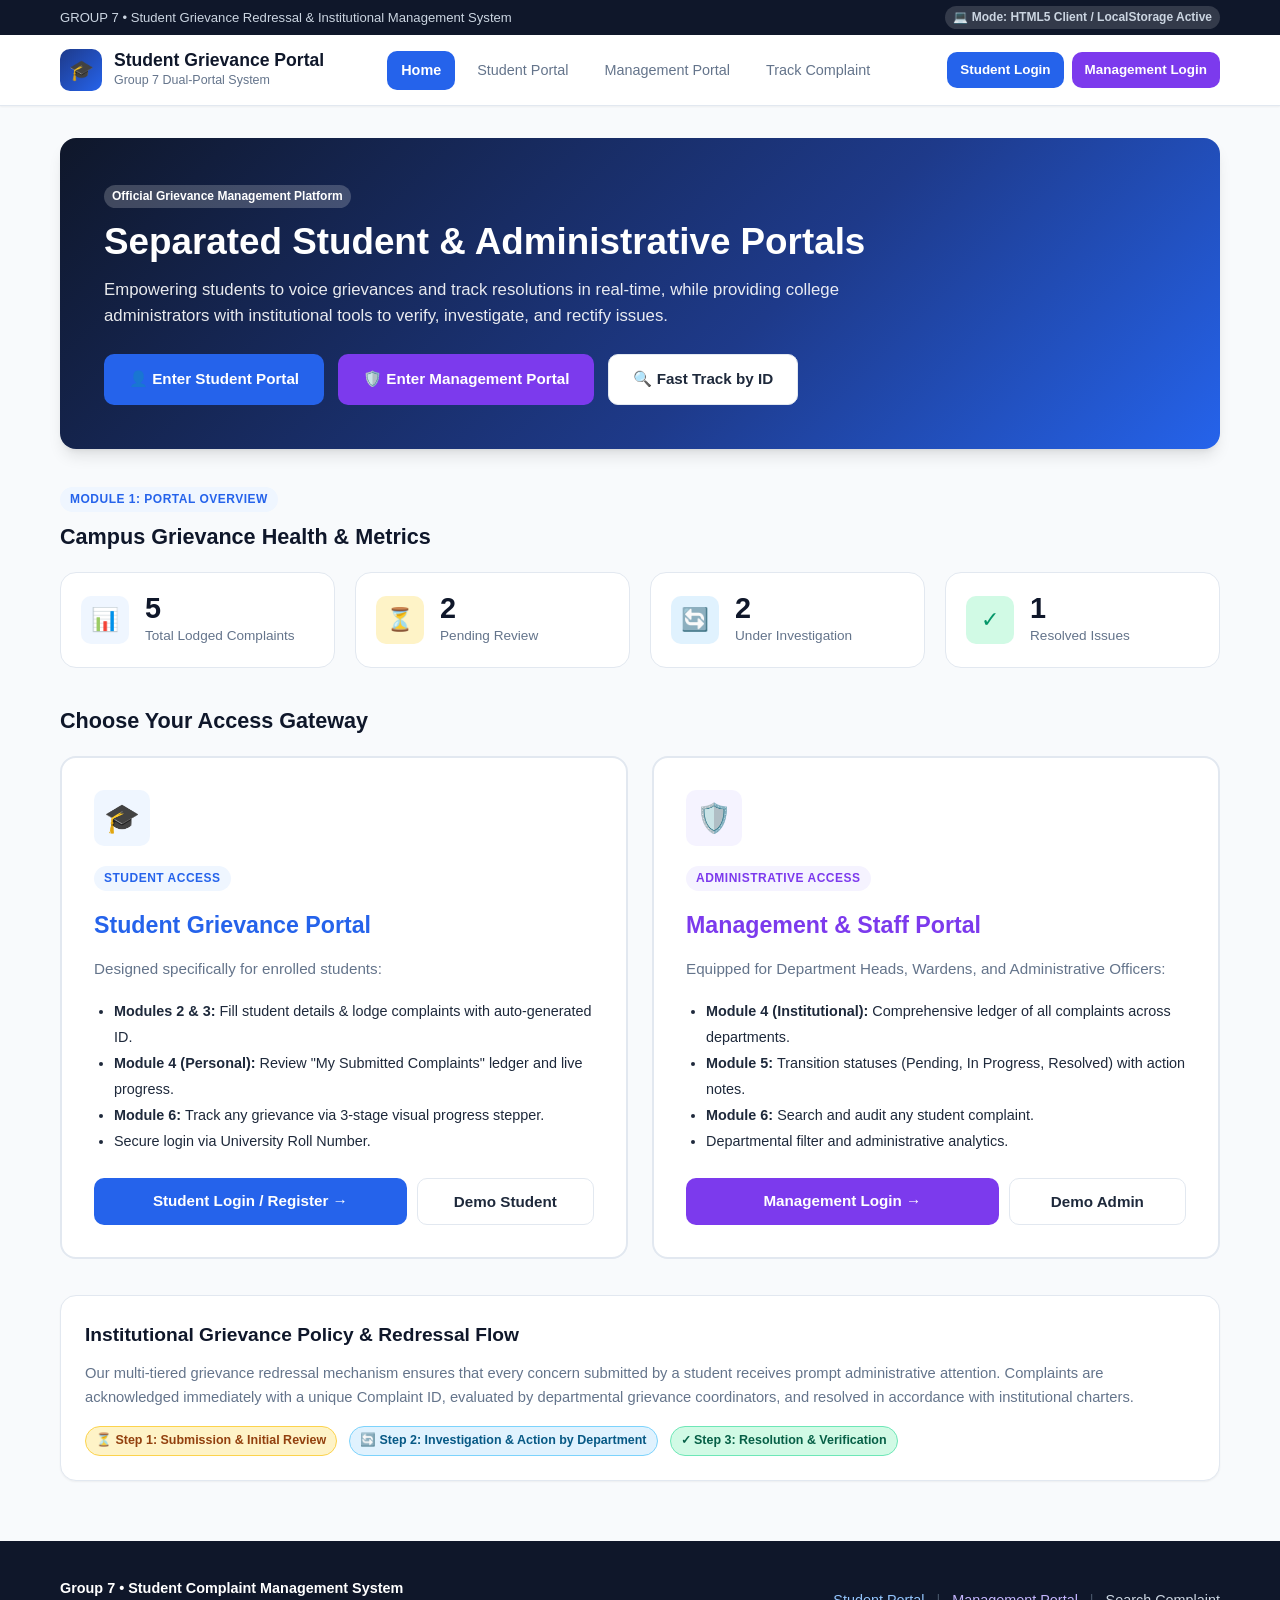
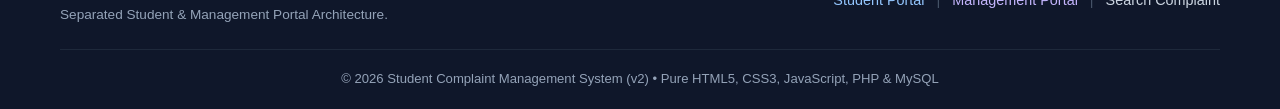
<file: index.html>
<!DOCTYPE html>
<html lang="en">
<head>
  <meta charset="UTF-8">
  <meta name="viewport" content="width=device-width, initial-scale=1.0">
  <title>Student Complaint Management System | Group 7</title>
  <link rel="stylesheet" href="css/style.css">
</head>
<body>

  <!-- Top System Bar -->
  <div class="top-bar">
    <div class="container">
      <div>GROUP 7 &bull; Student Grievance Redressal & Institutional Management System</div>
      <div id="system-status-indicator" class="badge-tag">Connecting...</div>
    </div>
  </div>

  <!-- Header -->
  <header class="site-header">
    <div class="nav-container">
      <a href="index.html" class="brand">
        <div class="brand-icon">🎓</div>
        <div class="brand-text">
          <h1>Student Grievance Portal</h1>
          <p>Group 7 Dual-Portal System</p>
        </div>
      </a>

      <button class="mobile-menu-btn" aria-label="Toggle menu">☰</button>

      <ul class="nav-links">
        <li><a href="index.html" class="nav-link active">Home</a></li>
        <li><a href="student-dashboard.html" class="nav-link">Student Portal</a></li>
        <li><a href="admin-dashboard.html" class="nav-link">Management Portal</a></li>
        <li><a href="student-track.html" class="nav-link">Track Complaint</a></li>
      </ul>

      <!-- User Profile / Login Session Widget -->
      <div id="user-session-widget"></div>
    </div>
  </header>

  <!-- Module 1: Home Page -->
  <main class="main-content">
    <div class="container">

      <!-- Hero Header -->
      <div style="background: linear-gradient(135deg, #0f172a 0%, #1e3a8a 60%, #2563eb 100%); color: #ffffff; border-radius: var(--radius-lg); padding: 44px; margin-bottom: 36px; box-shadow: var(--shadow-lg);">
        <span class="badge-tag" style="background: rgba(255, 255, 255, 0.2); margin-bottom: 12px; display: inline-block;">Official Grievance Management Platform</span>
        <h2 style="font-size: 2.3rem; font-weight: 800; line-height: 1.2; margin-bottom: 12px;">Separated Student & Administrative Portals</h2>
        <p style="font-size: 1.05rem; opacity: 0.9; max-width: 750px; margin-bottom: 24px;">
          Empowering students to voice grievances and track resolutions in real-time, while providing college administrators with institutional tools to verify, investigate, and rectify issues.
        </p>
        <div style="display: flex; gap: 14px; flex-wrap: wrap;">
          <a href="login.html?role=student" class="btn btn-student" style="padding: 12px 24px;">
            👤 Enter Student Portal
          </a>
          <a href="login.html?role=admin" class="btn btn-admin" style="padding: 12px 24px;">
            🛡️ Enter Management Portal
          </a>
          <a href="student-track.html" class="btn btn-secondary" style="padding: 12px 24px;">
            🔍 Fast Track by ID
          </a>
        </div>
      </div>

      <!-- Campus Grievance Metrics (Module 1) -->
      <section style="margin-bottom: 36px;">
        <div style="display: flex; justify-content: space-between; align-items: center; margin-bottom: 18px;">
          <div>
            <span class="portal-badge badge-student-portal">Module 1: Portal Overview</span>
            <h3 style="font-size: 1.35rem; color: var(--primary-navy);">Campus Grievance Health & Metrics</h3>
          </div>
        </div>

        <div class="grid-cols-4">
          <div class="stat-card stat-total">
            <div class="stat-icon">📊</div>
            <div class="stat-info">
              <div class="stat-value" id="home-stat-total">0</div>
              <div class="stat-label">Total Lodged Complaints</div>
            </div>
          </div>

          <div class="stat-card stat-pending">
            <div class="stat-icon">⏳</div>
            <div class="stat-info">
              <div class="stat-value" id="home-stat-pending">0</div>
              <div class="stat-label">Pending Review</div>
            </div>
          </div>

          <div class="stat-card stat-progress">
            <div class="stat-icon">🔄</div>
            <div class="stat-info">
              <div class="stat-value" id="home-stat-progress">0</div>
              <div class="stat-label">Under Investigation</div>
            </div>
          </div>

          <div class="stat-card stat-resolved">
            <div class="stat-icon">✓</div>
            <div class="stat-info">
              <div class="stat-value" id="home-stat-resolved">0</div>
              <div class="stat-label">Resolved Issues</div>
            </div>
          </div>
        </div>
      </section>

      <!-- Two Separated Portals Showcase -->
      <section style="margin-bottom: 36px;">
        <h3 style="font-size: 1.35rem; color: var(--primary-navy); margin-bottom: 18px;">Choose Your Access Gateway</h3>

        <div class="grid-cols-2">

          <!-- Student Portal Card -->
          <div class="portal-card student-card">
            <div>
              <div class="portal-card-icon">🎓</div>
              <span class="portal-badge badge-student-portal">Student Access</span>
              <h3 style="font-size: 1.45rem; color: var(--student-primary); margin: 8px 0 12px 0;">Student Grievance Portal</h3>
              <p style="color: var(--text-muted); font-size: 0.95rem; line-height: 1.6; margin-bottom: 18px;">
                Designed specifically for enrolled students:
              </p>
              <ul style="color: var(--text-main); font-size: 0.9rem; margin-left: 20px; margin-bottom: 24px; line-height: 1.8;">
                <li><strong>Modules 2 & 3:</strong> Fill student details & lodge complaints with auto-generated ID.</li>
                <li><strong>Module 4 (Personal):</strong> Review "My Submitted Complaints" ledger and live progress.</li>
                <li><strong>Module 6:</strong> Track any grievance via 3-stage visual progress stepper.</li>
                <li>Secure login via University Roll Number.</li>
              </ul>
            </div>
            <div style="display: flex; gap: 10px;">
              <a href="login.html?role=student" class="btn btn-student" style="flex: 2;">
                Student Login / Register &rarr;
              </a>
              <button onclick="fillAndGoStudent()" class="btn btn-secondary" style="flex: 1;" title="One-click demo login as Aarav Sharma">
                Demo Student
              </button>
            </div>
          </div>

          <!-- Management Portal Card -->
          <div class="portal-card admin-card">
            <div>
              <div class="portal-card-icon">🛡️</div>
              <span class="portal-badge badge-admin-portal">Administrative Access</span>
              <h3 style="font-size: 1.45rem; color: var(--admin-primary); margin: 8px 0 12px 0;">Management & Staff Portal</h3>
              <p style="color: var(--text-muted); font-size: 0.95rem; line-height: 1.6; margin-bottom: 18px;">
                Equipped for Department Heads, Wardens, and Administrative Officers:
              </p>
              <ul style="color: var(--text-main); font-size: 0.9rem; margin-left: 20px; margin-bottom: 24px; line-height: 1.8;">
                <li><strong>Module 4 (Institutional):</strong> Comprehensive ledger of all complaints across departments.</li>
                <li><strong>Module 5:</strong> Transition statuses (Pending, In Progress, Resolved) with action notes.</li>
                <li><strong>Module 6:</strong> Search and audit any student complaint.</li>
                <li>Departmental filter and administrative analytics.</li>
              </ul>
            </div>
            <div style="display: flex; gap: 10px;">
              <a href="login.html?role=admin" class="btn btn-admin" style="flex: 2;">
                Management Login &rarr;
              </a>
              <button onclick="fillAndGoAdmin()" class="btn btn-secondary" style="flex: 1;" title="One-click demo login as Admin">
                Demo Admin
              </button>
            </div>
          </div>

        </div>
      </section>

      <!-- Grievance Policy Information -->
      <section class="card">
        <h3 style="font-size: 1.2rem; color: var(--primary-navy); margin-bottom: 12px;">Institutional Grievance Policy & Redressal Flow</h3>
        <p style="color: var(--text-muted); font-size: 0.92rem; line-height: 1.6; margin-bottom: 16px;">
          Our multi-tiered grievance redressal mechanism ensures that every concern submitted by a student receives prompt administrative attention. Complaints are acknowledged immediately with a unique Complaint ID, evaluated by departmental grievance coordinators, and resolved in accordance with institutional charters.
        </p>
        <div style="display: flex; gap: 12px; flex-wrap: wrap;">
          <span class="badge badge-pending">⏳ Step 1: Submission & Initial Review</span>
          <span class="badge badge-progress">🔄 Step 2: Investigation & Action by Department</span>
          <span class="badge badge-resolved">✓ Step 3: Resolution & Verification</span>
        </div>
      </section>

    </div>
  </main>

  <!-- Footer -->
  <footer class="site-footer">
    <div class="container">
      <div style="display: flex; justify-content: space-between; align-items: center; flex-wrap: wrap; gap: 16px;">
        <div>
          <h4 style="color: #ffffff; margin-bottom: 4px;">Group 7 &bull; Student Complaint Management System</h4>
          <p style="font-size: 0.85rem;">Separated Student & Management Portal Architecture.</p>
        </div>
        <div style="display: flex; gap: 12px;">
          <a href="login.html?role=student" style="color: #93c5fd; text-decoration: none;">Student Portal</a>
          <span style="color: #475569;">|</span>
          <a href="login.html?role=admin" style="color: #c4b5fd; text-decoration: none;">Management Portal</a>
          <span style="color: #475569;">|</span>
          <a href="student-track.html" style="color: #cbd5e1; text-decoration: none;">Search Complaint</a>
        </div>
      </div>
      <div class="footer-bottom">
        &copy; 2026 Student Complaint Management System (v2) &bull; Pure HTML5, CSS3, JavaScript, PHP & MySQL
      </div>
    </div>
  </footer>

  <script src="js/data.js"></script>
  <script src="js/auth.js"></script>
  <script src="js/main.js"></script>
  <script>
    document.addEventListener('DOMContentLoaded', async () => {
      try {
        const stats = await AppStorage.getStatistics();
        document.getElementById('home-stat-total').innerText = stats.total;
        document.getElementById('home-stat-pending').innerText = stats.pending;
        document.getElementById('home-stat-progress').innerText = stats.in_progress;
        document.getElementById('home-stat-resolved').innerText = stats.resolved;
      } catch (e) {
        console.warn(e);
      }
    });

    async function fillAndGoStudent() {
      try {
        const student = await AppStorage.studentLogin('2026CSE014', 'student123');
        Auth.setSession(student, 'student');
        window.location.href = 'student-dashboard.html';
      } catch (e) {
        window.location.href = 'login.html?role=student';
      }
    }

    async function fillAndGoAdmin() {
      try {
        const admin = await AppStorage.adminLogin('admin', 'admin123');
        Auth.setSession(admin, 'admin');
        window.location.href = 'admin-dashboard.html';
      } catch (e) {
        window.location.href = 'login.html?role=admin';
      }
    }
  </script>
</body>
</html>
</file>
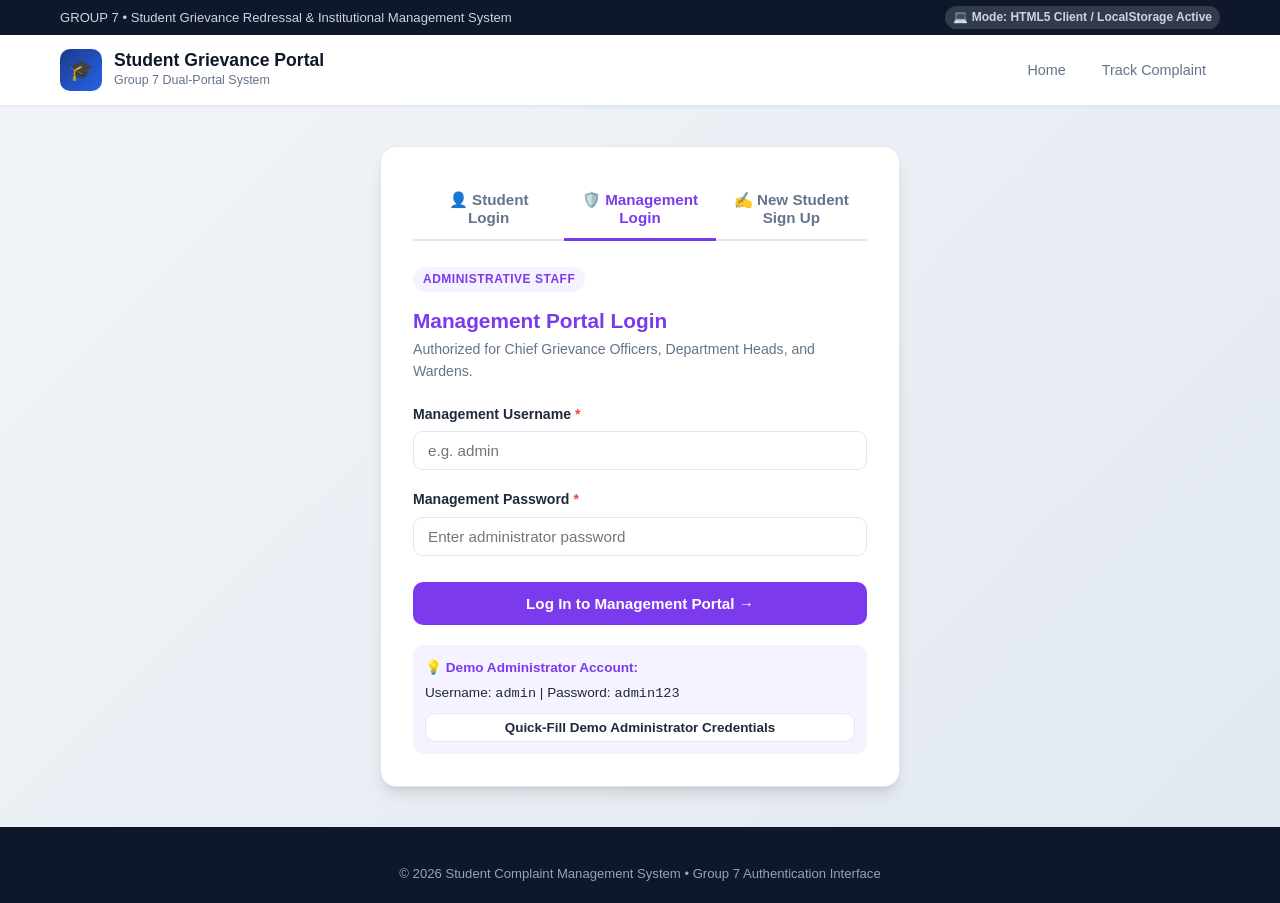
<file: admin-dashboard.html>
<!DOCTYPE html>
<html lang="en">
<head>
  <meta charset="UTF-8">
  <meta name="viewport" content="width=device-width, initial-scale=1.0">
  <title>Management Dashboard | Student Complaint Management System</title>
  <link rel="stylesheet" href="css/style.css">
</head>
<body>

  <!-- Top System Bar -->
  <div class="top-bar" style="background: #1e1b4b;">
    <div class="container">
      <div>GROUP 7 &bull; Institutional Grievance Redressal (Administrative Management Area)</div>
      <div id="system-status-indicator" class="badge-tag">Connecting...</div>
    </div>
  </div>

  <!-- Header -->
  <header class="site-header">
    <div class="nav-container">
      <a href="admin-dashboard.html" class="brand">
        <div class="brand-icon admin-theme">🛡️</div>
        <div class="brand-text">
          <h1>Management Portal</h1>
          <p>Institutional Grievance Governance</p>
        </div>
      </a>

      <button class="mobile-menu-btn" aria-label="Toggle menu">☰</button>

      <ul class="nav-links">
        <li><a href="admin-dashboard.html" class="nav-link admin-active">Dashboard</a></li>
        <li><a href="admin-records.html" class="nav-link">Complaint Records</a></li>
        <li><a href="admin-update.html" class="nav-link">Update Status</a></li>
        <li><a href="admin-search.html" class="nav-link">Search & Audit</a></li>
        <li><a href="index.html" class="nav-link">Main Portal</a></li>
      </ul>

      <div id="user-session-widget"></div>
    </div>
  </header>

  <!-- Admin Main -->
  <main class="main-content">
    <div class="container">

      <!-- Admin Welcome Banner -->
      <div style="background: linear-gradient(135deg, #3b0764 0%, #6b21a8 50%, #7c3aed 100%); color: #ffffff; border-radius: var(--radius-lg); padding: 28px 32px; margin-bottom: 28px; display: flex; justify-content: space-between; align-items: center; flex-wrap: wrap; gap: 16px;">
        <div>
          <span class="portal-badge" style="background: rgba(255,255,255,0.2); color: #ffffff;">Administration Session</span>
          <h2 style="font-size: 1.8rem; margin: 4px 0;">Welcome, <span id="admin-greeting-name">Administrator</span></h2>
          <p id="admin-greeting-role" style="opacity: 0.9; font-size: 0.95rem;">Grievance Officer</p>
        </div>
        <div style="display: flex; gap: 10px;">
          <a href="admin-records.html" class="btn btn-secondary">
            📑 View All Records
          </a>
          <a href="admin-update.html" class="btn btn-secondary">
            ✏️ Update Status
          </a>
        </div>
      </div>

      <!-- Campus Grievance Health Stats -->
      <section style="margin-bottom: 32px;">
        <div style="display: flex; justify-content: space-between; align-items: center; margin-bottom: 16px;">
          <h3 style="font-size: 1.25rem; color: var(--primary-navy);">Campus Grievance Health Metrics</h3>
          <span class="badge badge-category" id="admin-stats-students-pill">Active System Ledger</span>
        </div>

        <div class="grid-cols-4">
          <div class="stat-card stat-total">
            <div class="stat-icon">📊</div>
            <div class="stat-info">
              <div class="stat-value" id="admin-stats-total">0</div>
              <div class="stat-label">Total Complaints</div>
            </div>
          </div>

          <div class="stat-card stat-pending">
            <div class="stat-icon">⏳</div>
            <div class="stat-info">
              <div class="stat-value" id="admin-stats-pending">0</div>
              <div class="stat-label">Pending Action</div>
            </div>
          </div>

          <div class="stat-card stat-progress">
            <div class="stat-icon">🔄</div>
            <div class="stat-info">
              <div class="stat-value" id="admin-stats-progress">0</div>
              <div class="stat-label">Under Investigation</div>
            </div>
          </div>

          <div class="stat-card stat-resolved">
            <div class="stat-icon">✓</div>
            <div class="stat-info">
              <div class="stat-value" id="admin-stats-resolved">0</div>
              <div class="stat-label">Resolved Issues</div>
            </div>
          </div>
        </div>
      </section>

      <!-- Quick Action Cards -->
      <section style="margin-bottom: 32px;">
        <h3 style="font-size: 1.25rem; color: var(--primary-navy); margin-bottom: 16px;">Administrative Workflows</h3>

        <div class="grid-cols-3">
          
          <div class="card" style="display: flex; flex-direction: column; justify-content: space-between;">
            <div>
              <div style="font-size: 1.8rem; margin-bottom: 10px;">📑</div>
              <span class="portal-badge badge-admin-portal">Module 4: Central Register</span>
              <h4 style="font-size: 1.15rem; color: var(--admin-primary); margin: 6px 0 10px 0;">Complaint Records Ledger</h4>
              <p style="color: var(--text-muted); font-size: 0.9rem; line-height: 1.5; margin-bottom: 18px;">
                Review all complaints lodged across campus departments. Filter by status, category, or search student roll numbers.
              </p>
            </div>
            <a href="admin-records.html" class="btn btn-admin">Open Complaint Ledger &rarr;</a>
          </div>

          <div class="card" style="display: flex; flex-direction: column; justify-content: space-between;">
            <div>
              <div style="font-size: 1.8rem; margin-bottom: 10px;">✏️</div>
              <span class="portal-badge badge-admin-portal">Module 5: Resolution Workflow</span>
              <h4 style="font-size: 1.15rem; color: var(--admin-primary); margin: 6px 0 10px 0;">Update Complaint Status</h4>
              <p style="color: var(--text-muted); font-size: 0.9rem; line-height: 1.5; margin-bottom: 18px;">
                Change complaint status to Pending, In Progress, or Resolved, and log official administrative remarks for students.
              </p>
            </div>
            <a href="admin-update.html" class="btn btn-admin">Update Status Tool &rarr;</a>
          </div>

          <div class="card" style="display: flex; flex-direction: column; justify-content: space-between;">
            <div>
              <div style="font-size: 1.8rem; margin-bottom: 10px;">🔍</div>
              <span class="portal-badge badge-admin-portal">Module 6: Institutional Audit</span>
              <h4 style="font-size: 1.15rem; color: var(--admin-primary); margin: 6px 0 10px 0;">Search & Audit Complaints</h4>
              <p style="color: var(--text-muted); font-size: 0.9rem; line-height: 1.5; margin-bottom: 18px;">
                Lookup any grievance by Complaint ID to inspect timeline progress, student contact information, and resolution notes.
              </p>
            </div>
            <a href="admin-search.html" class="btn btn-admin">Search Complaint &rarr;</a>
          </div>

        </div>
      </section>

    </div>
  </main>

  <footer class="site-footer">
    <div class="container">
      <div class="footer-bottom" style="margin-top: 0; padding-top: 0; border: none;">
        &copy; 2026 Student Complaint Management System &bull; Management Portal &bull; Group 7 Project Submission
      </div>
    </div>
  </footer>

  <script src="js/data.js"></script>
  <script src="js/auth.js"></script>
  <script src="js/main.js"></script>
  <script src="js/admin.js"></script>
</body>
</html>
</file>
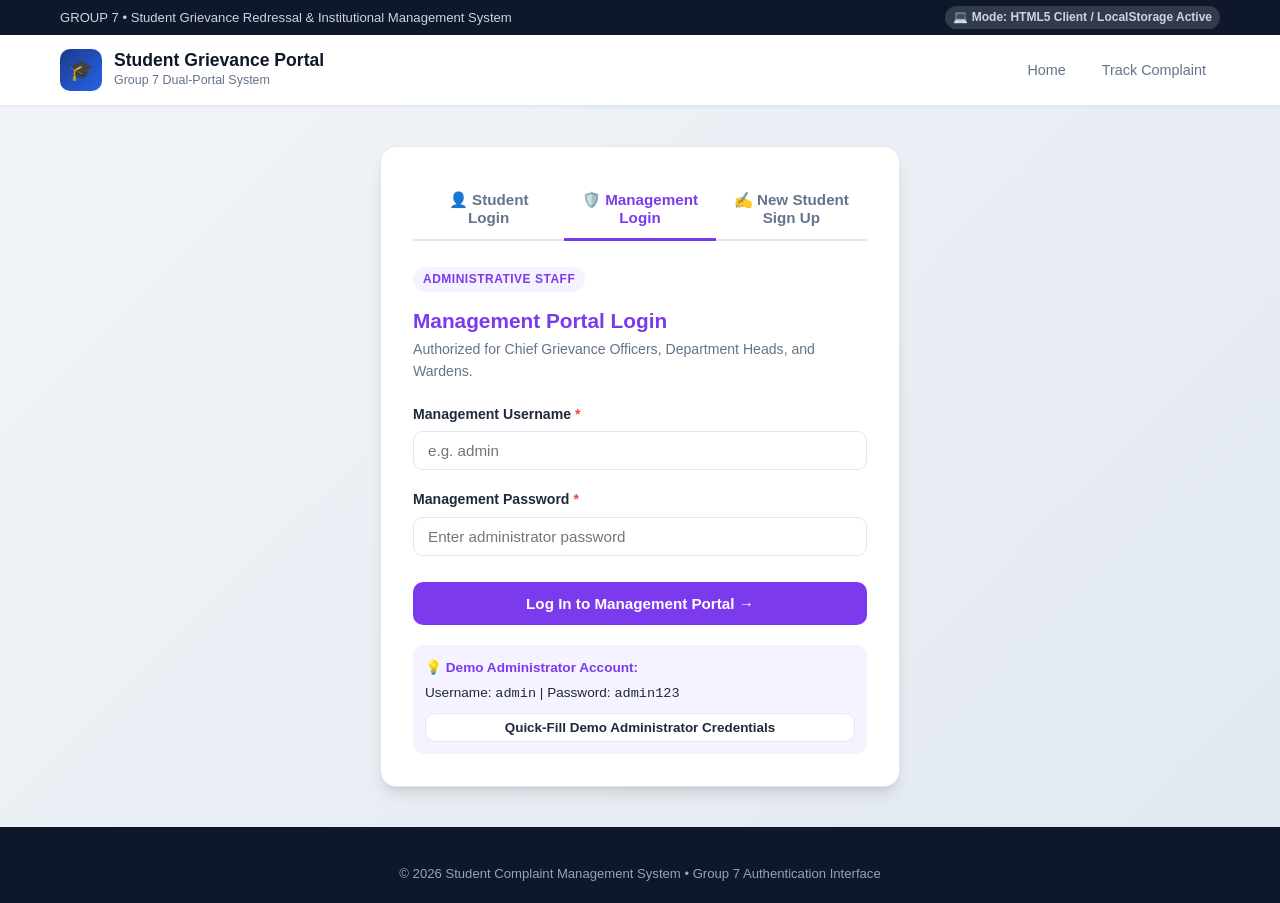
<file: admin-records.html>
<!DOCTYPE html>
<html lang="en">
<head>
  <meta charset="UTF-8">
  <meta name="viewport" content="width=device-width, initial-scale=1.0">
  <title>All Complaint Records | Management Portal</title>
  <link rel="stylesheet" href="css/style.css">
</head>
<body>

  <!-- Top System Bar -->
  <div class="top-bar" style="background: #1e1b4b;">
    <div class="container">
      <div>GROUP 7 &bull; Institutional Grievance Redressal (Administrative Management Area)</div>
      <div id="system-status-indicator" class="badge-tag">Connecting...</div>
    </div>
  </div>

  <!-- Header -->
  <header class="site-header">
    <div class="nav-container">
      <a href="admin-dashboard.html" class="brand">
        <div class="brand-icon admin-theme">🛡️</div>
        <div class="brand-text">
          <h1>Management Portal</h1>
          <p>Institutional Grievance Governance</p>
        </div>
      </a>

      <button class="mobile-menu-btn" aria-label="Toggle menu">☰</button>

      <ul class="nav-links">
        <li><a href="admin-dashboard.html" class="nav-link">Dashboard</a></li>
        <li><a href="admin-records.html" class="nav-link admin-active">Complaint Records</a></li>
        <li><a href="admin-update.html" class="nav-link">Update Status</a></li>
        <li><a href="admin-search.html" class="nav-link">Search & Audit</a></li>
        <li><a href="index.html" class="nav-link">Main Portal</a></li>
      </ul>

      <div id="user-session-widget"></div>
    </div>
  </header>

  <!-- Records Main (Module 4) -->
  <main class="main-content">
    <div class="container">

      <div class="page-header" style="display: flex; justify-content: space-between; align-items: flex-end; flex-wrap: wrap; gap: 16px;">
        <div>
          <span class="portal-badge badge-admin-portal">Module 4 &bull; Administrative Ledger</span>
          <h2>Central Complaint Ledger</h2>
          <p>Complete campus-wide record of student grievances, department allocations, and current status lifecycles.</p>
        </div>
        <div style="display: flex; gap: 10px;">
          <a href="admin-update.html" class="btn btn-admin btn-sm">✏️ Status Workflow Tool</a>
        </div>
      </div>

      <!-- Controls: Filters & Search -->
      <div class="card" style="padding: 16px 20px; margin-bottom: 24px;">
        <div style="display: flex; justify-content: space-between; align-items: center; gap: 16px; flex-wrap: wrap;">
          
          <div style="min-width: 280px; flex: 1;">
            <input type="text" id="admin-search-input" class="form-control" placeholder="Search by ID, student name, roll number, or keywords...">
          </div>

          <div style="display: flex; gap: 12px; align-items: center; flex-wrap: wrap;">
            <label for="admin-filter-status" style="font-size: 0.85rem; font-weight: 600; color: var(--text-muted);">Status:</label>
            <select id="admin-filter-status" class="form-control" style="width: auto; padding: 8px 12px;">
              <option value="All">All Statuses</option>
              <option value="Pending">Pending</option>
              <option value="In Progress">In Progress</option>
              <option value="Resolved">Resolved</option>
            </select>

            <label for="admin-filter-category" style="font-size: 0.85rem; font-weight: 600; color: var(--text-muted); margin-left: 6px;">Category:</label>
            <select id="admin-filter-category" class="form-control" style="width: auto; padding: 8px 12px;">
              <option value="All">All Categories</option>
              <option value="Academic">Academic</option>
              <option value="Infrastructure & Lab">Infrastructure & Lab</option>
              <option value="Hostel & Mess">Hostel & Mess</option>
              <option value="Library">Library</option>
              <option value="Transportation">Transportation</option>
              <option value="Administration & Fees">Administration & Fees</option>
              <option value="Other">Other</option>
            </select>

            <span id="admin-records-count" class="badge badge-category" style="font-weight: 700; margin-left: 6px;">Loading...</span>
          </div>

        </div>
      </div>

      <!-- Module 4 All Complaints Table -->
      <div class="table-responsive">
        <table class="complaints-table">
          <thead>
            <tr>
              <th>Complaint ID</th>
              <th>Student Particulars (Name, Roll, Program, Email)</th>
              <th>Subject & Description</th>
              <th>Category</th>
              <th>Status</th>
              <th>Date Lodged</th>
              <th>Actions</th>
            </tr>
          </thead>
          <tbody id="admin-records-tbody">
            <!-- Dynamically populated via js/admin.js -->
          </tbody>
        </table>
      </div>

    </div>
  </main>

  <!-- Module 5: Quick Status Update Modal for Administrators -->
  <div id="admin-update-modal" class="modal-overlay">
    <div class="modal-box">
      <div class="modal-header" style="background: var(--admin-light);">
        <h3 style="color: var(--admin-primary);">Update Complaint Status (Module 5)</h3>
        <button class="modal-close" onclick="closeAdminUpdateModal()">&times;</button>
      </div>
      <form id="admin-quick-update-form">
        <div class="modal-body">
          <input type="hidden" id="modal-update-id">

          <div style="margin-bottom: 16px;">
            <div style="font-size: 0.78rem; text-transform: uppercase; color: var(--text-muted); font-weight: 600;">Modifying Record:</div>
            <div id="modal-update-id-label" style="font-size: 1.3rem; font-weight: 800; color: var(--admin-primary); font-family: monospace;">CMP-XXXX</div>
          </div>

          <div class="form-group">
            <label for="modal-update-status">New Resolution Status <span class="required">*</span></label>
            <select id="modal-update-status" class="form-control admin-focus" required>
              <option value="Pending">⏳ Pending (Under Initial Verification)</option>
              <option value="In Progress">🔄 In Progress (Department Action Underway)</option>
              <option value="Resolved">✓ Resolved (Rectified & Closed)</option>
            </select>
          </div>

          <div class="form-group">
            <label for="modal-update-remarks">Official Action Remarks / Notes for Student</label>
            <textarea id="modal-update-remarks" class="form-control admin-focus" rows="3" placeholder="e.g. Work order issued to IT department; replacement hardware arrived."></textarea>
            <div class="form-hint">These remarks will be displayed in the student's status tracking view.</div>
          </div>
        </div>

        <div class="modal-footer">
          <button type="button" class="btn btn-secondary" onclick="closeAdminUpdateModal()">Cancel</button>
          <button type="submit" id="modal-update-save-btn" class="btn btn-admin">Save Status Update</button>
        </div>
      </form>
    </div>
  </div>

  <footer class="site-footer">
    <div class="container">
      <div class="footer-bottom" style="margin-top: 0; padding-top: 0; border: none;">
        &copy; 2026 Student Complaint Management System &bull; Module 4 Central Ledger &bull; Group 7 Project Submission
      </div>
    </div>
  </footer>

  <script src="js/data.js"></script>
  <script src="js/auth.js"></script>
  <script src="js/main.js"></script>
  <script src="js/admin.js"></script>
</body>
</html>
</file>
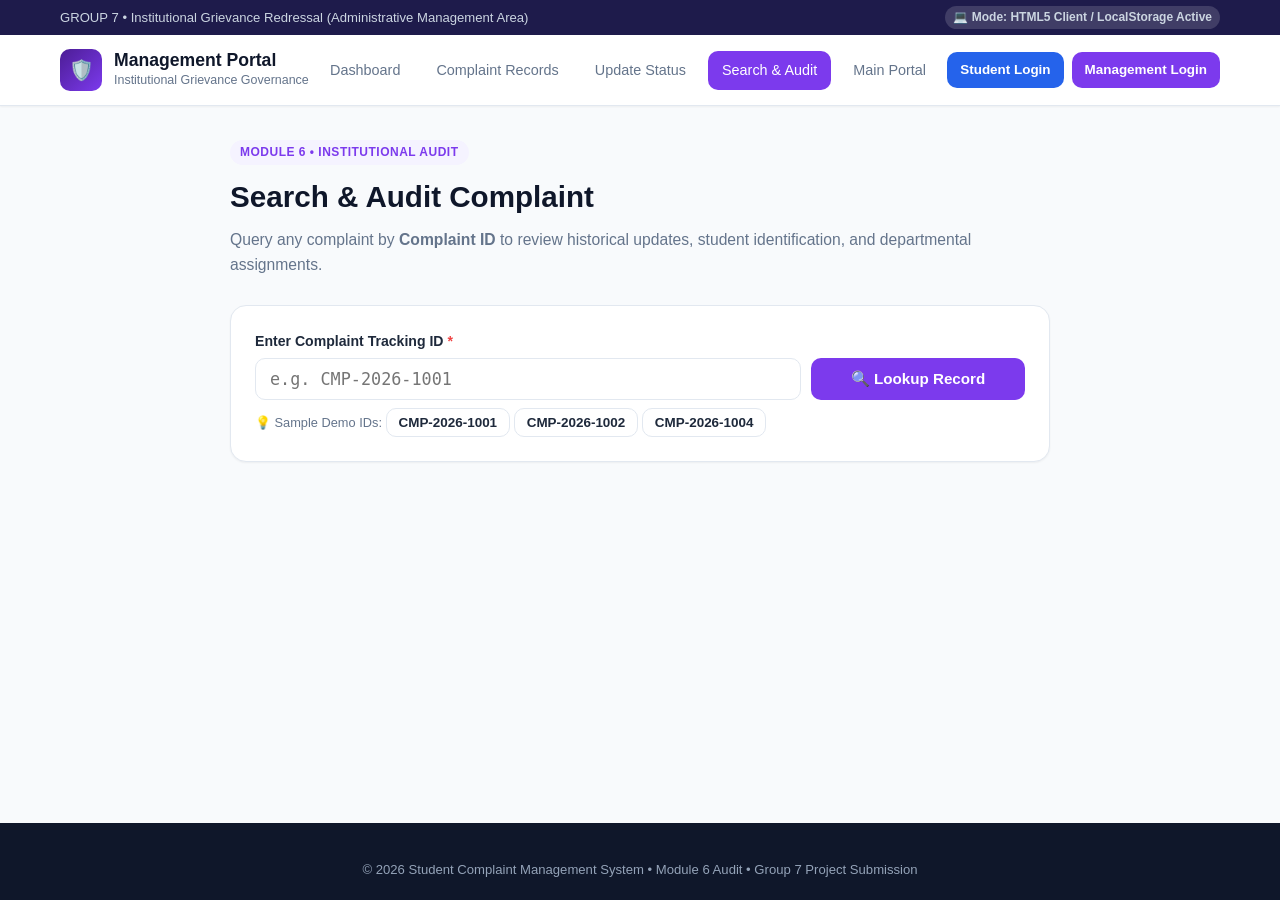
<file: admin-search.html>
<!DOCTYPE html>
<html lang="en">
<head>
  <meta charset="UTF-8">
  <meta name="viewport" content="width=device-width, initial-scale=1.0">
  <title>Search & Audit Complaints | Management Portal</title>
  <link rel="stylesheet" href="css/style.css">
</head>
<body>

  <!-- Top System Bar -->
  <div class="top-bar" style="background: #1e1b4b;">
    <div class="container">
      <div>GROUP 7 &bull; Institutional Grievance Redressal (Administrative Management Area)</div>
      <div id="system-status-indicator" class="badge-tag">Connecting...</div>
    </div>
  </div>

  <!-- Header -->
  <header class="site-header">
    <div class="nav-container">
      <a href="admin-dashboard.html" class="brand">
        <div class="brand-icon admin-theme">🛡️</div>
        <div class="brand-text">
          <h1>Management Portal</h1>
          <p>Institutional Grievance Governance</p>
        </div>
      </a>

      <button class="mobile-menu-btn" aria-label="Toggle menu">☰</button>

      <ul class="nav-links">
        <li><a href="admin-dashboard.html" class="nav-link">Dashboard</a></li>
        <li><a href="admin-records.html" class="nav-link">Complaint Records</a></li>
        <li><a href="admin-update.html" class="nav-link">Update Status</a></li>
        <li><a href="admin-search.html" class="nav-link admin-active">Search & Audit</a></li>
        <li><a href="index.html" class="nav-link">Main Portal</a></li>
      </ul>

      <div id="user-session-widget"></div>
    </div>
  </header>

  <!-- Search Main (Module 6) -->
  <main class="main-content">
    <div class="container" style="max-width: 860px;">

      <div class="page-header">
        <span class="portal-badge badge-admin-portal">Module 6 &bull; Institutional Audit</span>
        <h2>Search & Audit Complaint</h2>
        <p>Query any complaint by <strong>Complaint ID</strong> to review historical updates, student identification, and departmental assignments.</p>
      </div>

      <!-- Search Box Card -->
      <div class="card" style="margin-bottom: 24px;">
        <form id="search-complaint-form">
          <div class="form-group" style="margin-bottom: 8px;">
            <label for="search_complaint_id_input">Enter Complaint Tracking ID <span class="required">*</span></label>
            <div style="display: flex; gap: 10px; flex-wrap: wrap;">
              <input type="text" id="search_complaint_id_input" class="form-control admin-focus" style="flex: 3; font-family: monospace; font-size: 1.05rem;" placeholder="e.g. CMP-2026-1001" required>
              <button type="submit" id="search-submit-btn" class="btn btn-admin" style="flex: 1; min-width: 170px;">
                🔍 Lookup Record
              </button>
            </div>
          </div>
          <div class="form-hint">
            💡 Sample Demo IDs: 
            <button type="button" class="btn btn-secondary btn-sm" onclick="quickFillAdmin('CMP-2026-1001')">CMP-2026-1001</button>
            <button type="button" class="btn btn-secondary btn-sm" onclick="quickFillAdmin('CMP-2026-1002')">CMP-2026-1002</button>
            <button type="button" class="btn btn-secondary btn-sm" onclick="quickFillAdmin('CMP-2026-1004')">CMP-2026-1004</button>
          </div>
        </form>
      </div>

      <!-- Not Found Card -->
      <div id="search-not-found-box" class="card" style="display: none; border-left: 5px solid var(--danger); text-align: center; padding: 36px 20px;">
        <div style="font-size: 2.2rem; margin-bottom: 8px;">🔎</div>
        <h3 style="color: var(--danger); margin-bottom: 6px;">Complaint Not Found</h3>
        <p style="color: var(--text-muted); font-size: 0.95rem;">
          No grievance record matches ID <strong id="not-found-id-label"></strong>.
        </p>
        <p style="color: var(--text-light); font-size: 0.85rem; margin-top: 8px;">
          Check the <a href="admin-records.html" style="color: var(--admin-primary); font-weight: 600;">All Records ledger</a> for the full list of campus submissions.
        </p>
      </div>

      <!-- Search Result Display Card -->
      <div id="search-result-display" class="card" style="display: none;">

        <div style="display: flex; justify-content: space-between; align-items: center; border-bottom: 1px solid var(--border-color); padding-bottom: 16px; margin-bottom: 24px; flex-wrap: wrap; gap: 10px;">
          <div>
            <div style="font-size: 0.78rem; text-transform: uppercase; color: var(--text-muted); font-weight: 600;">Grievance Audit Record</div>
            <h3 id="sr-id" style="font-size: 1.6rem; font-family: monospace; color: var(--primary-navy); font-weight: 800;">CMP-XXXX</h3>
          </div>
          <div id="sr-status-badge"></div>
        </div>

        <!-- Progress Stepper -->
        <div style="margin-bottom: 28px;">
          <h4 style="font-size: 0.85rem; color: var(--text-muted); text-transform: uppercase; letter-spacing: 0.5px; margin-bottom: 12px;">Resolution Status Stepper</h4>
          <div class="status-tracker">
            <div class="tracker-progress-line" id="tracker-line" style="width: 0%; background: var(--admin-primary);"></div>
            
            <div class="tracker-step" id="step-1">
              <div class="tracker-bubble">1</div>
              <div class="tracker-label">Submitted &bull; Pending</div>
            </div>

            <div class="tracker-step" id="step-2">
              <div class="tracker-bubble">2</div>
              <div class="tracker-label">Assigned &bull; In Progress</div>
            </div>

            <div class="tracker-step" id="step-3">
              <div class="tracker-bubble">3</div>
              <div class="tracker-label">Resolved & Rectified</div>
            </div>
          </div>
        </div>

        <!-- Student Info -->
        <div style="display: flex; align-items: center; gap: 8px; font-size: 1.1rem; font-weight: 700; color: var(--admin-primary); margin-bottom: 14px; border-bottom: 1px solid var(--border-color); padding-bottom: 6px;">
          <span>👤</span>
          <span>Complainant Student Details</span>
        </div>

        <div style="display: grid; grid-template-columns: repeat(auto-fit, minmax(180px, 1fr)); gap: 14px; background: var(--bg-alt); padding: 14px; border-radius: var(--radius-md); margin-bottom: 20px;">
          <div>
            <div style="font-size: 0.75rem; text-transform: uppercase; color: var(--text-muted); font-weight: 600;">Name</div>
            <div id="sr-student-name" style="font-weight: 600;">-</div>
          </div>
          <div>
            <div style="font-size: 0.75rem; text-transform: uppercase; color: var(--text-muted); font-weight: 600;">Roll Number</div>
            <div id="sr-roll-no" style="font-weight: 600;">-</div>
          </div>
          <div>
            <div style="font-size: 0.75rem; text-transform: uppercase; color: var(--text-muted); font-weight: 600;">Course</div>
            <div id="sr-course" style="font-weight: 600;">-</div>
          </div>
          <div>
            <div style="font-size: 0.75rem; text-transform: uppercase; color: var(--text-muted); font-weight: 600;">Email</div>
            <div id="sr-email" style="font-weight: 600;">-</div>
          </div>
        </div>

        <!-- Complaint Info -->
        <div style="display: flex; align-items: center; gap: 8px; font-size: 1.1rem; font-weight: 700; color: var(--admin-primary); margin-bottom: 14px; border-bottom: 1px solid var(--border-color); padding-bottom: 6px;">
          <span>📋</span>
          <span>Complaint Facts</span>
        </div>

        <div style="display: grid; grid-template-columns: repeat(auto-fit, minmax(180px, 1fr)); gap: 14px; background: var(--bg-alt); padding: 14px; border-radius: var(--radius-md); margin-bottom: 16px;">
          <div style="grid-column: 1 / -1;">
            <div style="font-size: 0.75rem; text-transform: uppercase; color: var(--text-muted); font-weight: 600;">Subject</div>
            <div id="sr-subject" style="font-weight: 700; font-size: 1.05rem; color: var(--primary-navy);">-</div>
          </div>
          <div>
            <div style="font-size: 0.75rem; text-transform: uppercase; color: var(--text-muted); font-weight: 600;">Category</div>
            <div id="sr-category" style="font-weight: 600;">-</div>
          </div>
          <div>
            <div style="font-size: 0.75rem; text-transform: uppercase; color: var(--text-muted); font-weight: 600;">Date Lodged</div>
            <div id="sr-created" style="font-weight: 600;">-</div>
          </div>
          <div>
            <div style="font-size: 0.75rem; text-transform: uppercase; color: var(--text-muted); font-weight: 600;">Last Status Update</div>
            <div id="sr-updated" style="font-weight: 600;">-</div>
          </div>
        </div>

        <div>
          <div style="font-size: 0.75rem; text-transform: uppercase; color: var(--text-muted); font-weight: 700; margin-bottom: 4px;">Full Description:</div>
          <div id="sr-description" style="background: var(--bg-alt); padding: 14px; border-radius: var(--radius-md); font-size: 0.92rem; white-space: pre-wrap; line-height: 1.6;"></div>
        </div>

        <!-- Remarks -->
        <div id="sr-remarks-container" style="display: none; margin-top: 18px; padding: 16px; border-left: 4px solid var(--admin-primary); background: var(--admin-light); border-radius: 0 var(--radius-md) var(--radius-md) 0;">
          <div style="font-size: 0.85rem; font-weight: 700; color: var(--admin-primary); margin-bottom: 4px;">Official Administration Action Log:</div>
          <div id="sr-remarks-text" style="font-size: 0.92rem; color: var(--text-main);"></div>
        </div>

        <!-- Action Row -->
        <div style="margin-top: 24px; padding-top: 16px; border-top: 1px solid var(--border-color); display: flex; gap: 12px; flex-wrap: wrap;">
          <a id="sr-admin-update-link" href="admin-update.html" class="btn btn-admin">
            ✏️ Update Status for this Complaint
          </a>
          <button type="button" class="btn btn-secondary" onclick="printReceipt()">
            🖨️ Print Audit Sheet
          </button>
          <a href="admin-records.html" class="btn btn-secondary">
            Back to All Records
          </a>
        </div>

      </div>

    </div>
  </main>

  <footer class="site-footer">
    <div class="container">
      <div class="footer-bottom" style="margin-top: 0; padding-top: 0; border: none;">
        &copy; 2026 Student Complaint Management System &bull; Module 6 Audit &bull; Group 7 Project Submission
      </div>
    </div>
  </footer>

  <script src="js/data.js"></script>
  <script src="js/auth.js"></script>
  <script src="js/main.js"></script>
  <script src="js/search.js"></script>
  <script>
    function quickFillAdmin(id) {
      document.getElementById('search_complaint_id_input').value = id;
      executeComplaintSearch(id);
    }
  </script>
</body>
</html>
</file>
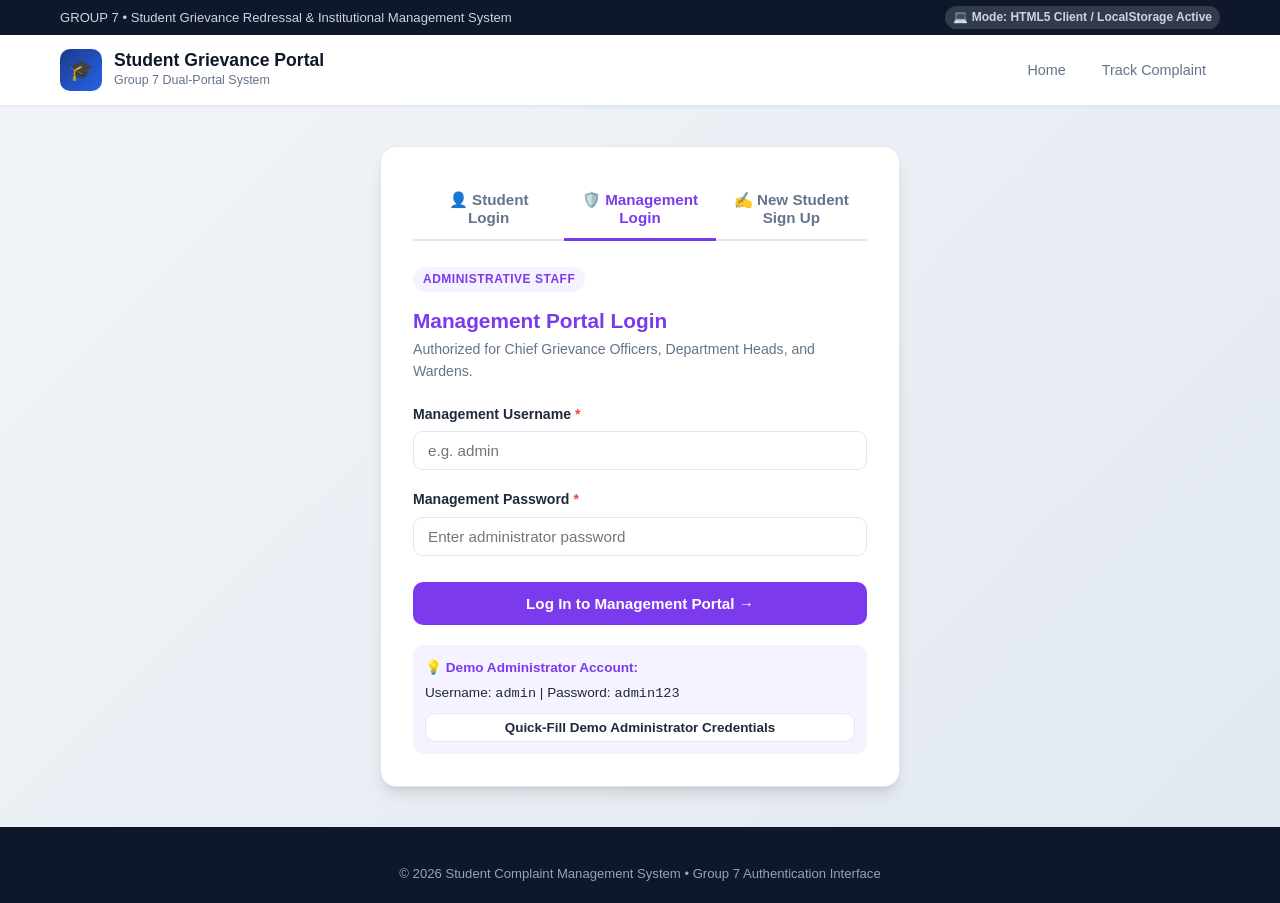
<file: admin-update.html>
<!DOCTYPE html>
<html lang="en">
<head>
  <meta charset="UTF-8">
  <meta name="viewport" content="width=device-width, initial-scale=1.0">
  <title>Update Complaint Status | Management Portal</title>
  <link rel="stylesheet" href="css/style.css">
</head>
<body>

  <!-- Top System Bar -->
  <div class="top-bar" style="background: #1e1b4b;">
    <div class="container">
      <div>GROUP 7 &bull; Institutional Grievance Redressal (Administrative Management Area)</div>
      <div id="system-status-indicator" class="badge-tag">Connecting...</div>
    </div>
  </div>

  <!-- Header -->
  <header class="site-header">
    <div class="nav-container">
      <a href="admin-dashboard.html" class="brand">
        <div class="brand-icon admin-theme">🛡️</div>
        <div class="brand-text">
          <h1>Management Portal</h1>
          <p>Institutional Grievance Governance</p>
        </div>
      </a>

      <button class="mobile-menu-btn" aria-label="Toggle menu">☰</button>

      <ul class="nav-links">
        <li><a href="admin-dashboard.html" class="nav-link">Dashboard</a></li>
        <li><a href="admin-records.html" class="nav-link">Complaint Records</a></li>
        <li><a href="admin-update.html" class="nav-link admin-active">Update Status</a></li>
        <li><a href="admin-search.html" class="nav-link">Search & Audit</a></li>
        <li><a href="index.html" class="nav-link">Main Portal</a></li>
      </ul>

      <div id="user-session-widget"></div>
    </div>
  </header>

  <!-- Update Main (Module 5) -->
  <main class="main-content">
    <div class="container" style="max-width: 860px;">

      <div class="page-header">
        <span class="portal-badge badge-admin-portal">Module 5 &bull; Resolution Workflow</span>
        <h2>Update Complaint Status</h2>
        <p>Transition complaints through administrative phases: <strong>Pending</strong> &rarr; <strong>In Progress</strong> &rarr; <strong>Resolved</strong>.</p>
      </div>

      <!-- Complaint Selector Card -->
      <div class="card" style="margin-bottom: 24px;">
        <div class="form-group" style="margin-bottom: 0;">
          <label for="admin-complaint-picker">Select an Existing Complaint from Database:</label>
          <select id="admin-complaint-picker" class="form-control admin-focus">
            <option value="">-- Choose a Complaint to Load --</option>
          </select>
          <div class="form-hint">Loading a complaint will preview its student and category facts below.</div>
        </div>
      </div>

      <!-- Preview Box (Populated on selection) -->
      <div id="admin-update-preview" class="card" style="display: none; margin-bottom: 24px; border-left: 5px solid var(--admin-primary);">
        <div style="display: flex; justify-content: space-between; align-items: center; margin-bottom: 12px; flex-wrap: wrap; gap: 8px;">
          <div>
            <span style="font-size: 0.78rem; text-transform: uppercase; color: var(--text-muted); font-weight: 600;">Selected Complaint:</span>
            <span id="p-id" class="complaint-id-tag" style="background: var(--admin-light); color: var(--admin-primary); font-size: 1.05rem; margin-left: 6px;">CMP-XXXX</span>
          </div>
          <div id="p-status"></div>
        </div>

        <div style="display: grid; grid-template-columns: repeat(auto-fit, minmax(180px, 1fr)); gap: 12px; background: var(--bg-alt); padding: 12px 16px; border-radius: var(--radius-md); margin-bottom: 12px;">
          <div>
            <div style="font-size: 0.75rem; text-transform: uppercase; color: var(--text-muted); font-weight: 600;">Student</div>
            <div id="p-student" style="font-weight: 600;">-</div>
          </div>
          <div>
            <div style="font-size: 0.75rem; text-transform: uppercase; color: var(--text-muted); font-weight: 600;">Course</div>
            <div id="p-course" style="font-weight: 600;">-</div>
          </div>
          <div>
            <div style="font-size: 0.75rem; text-transform: uppercase; color: var(--text-muted); font-weight: 600;">Category</div>
            <div id="p-category" style="font-weight: 600;">-</div>
          </div>
        </div>

        <div>
          <div style="font-size: 0.78rem; text-transform: uppercase; color: var(--text-muted); font-weight: 700;">Subject:</div>
          <div id="p-subject" style="font-weight: 700; color: var(--primary-navy); margin-bottom: 6px;">-</div>
          <div style="font-size: 0.78rem; text-transform: uppercase; color: var(--text-muted); font-weight: 700;">Description:</div>
          <div id="p-desc" style="font-size: 0.9rem; color: var(--text-main); background: var(--bg-alt); padding: 10px 14px; border-radius: var(--radius-sm); margin-top: 4px;">-</div>
        </div>
      </div>

      <!-- Update Status Form -->
      <div class="card">
        <form id="admin-dedicated-update-form">
          <div style="display: flex; align-items: center; gap: 8px; font-size: 1.15rem; font-weight: 700; color: var(--admin-primary); margin-bottom: 18px; border-bottom: 2px solid var(--admin-light); padding-bottom: 8px;">
            <span>✏️</span>
            <span>Module 5: Change Status & Post Official Action Note</span>
          </div>

          <div class="form-group">
            <label for="update-complaint-id-input">Complaint ID <span class="required">*</span></label>
            <input type="text" id="update-complaint-id-input" class="form-control admin-focus" placeholder="e.g. CMP-2026-1001" required>
          </div>

          <div class="form-group">
            <label for="update-status-choice">New Resolution Status <span class="required">*</span></label>
            <select id="update-status-choice" class="form-control admin-focus" required>
              <option value="Pending">⏳ Pending (Awaiting Department Verification)</option>
              <option value="In Progress">🔄 In Progress (Department Assigned / Maintenance Underway)</option>
              <option value="Resolved">✓ Resolved (Issue Rectified & Verified)</option>
            </select>
          </div>

          <div class="form-group">
            <label for="update-remarks-input">Official Action Log & Resolution Remarks</label>
            <textarea id="update-remarks-input" class="form-control admin-focus" rows="4" placeholder="Detail the specific corrective actions taken, personnel assigned, or completion summary..."></textarea>
            <div class="form-hint">These notes will be instantly visible to the student when tracking their complaint status.</div>
          </div>

          <div style="display: flex; gap: 12px; margin-top: 24px;">
            <button type="submit" id="save-dedicated-update-btn" class="btn btn-admin" style="flex: 2; padding: 12px;">
              💾 Save Status Update
            </button>
            <a href="admin-records.html" class="btn btn-secondary" style="flex: 1; padding: 12px;">
              Back to Records
            </a>
          </div>
        </form>
      </div>

    </div>
  </main>

  <footer class="site-footer">
    <div class="container">
      <div class="footer-bottom" style="margin-top: 0; padding-top: 0; border: none;">
        &copy; 2026 Student Complaint Management System &bull; Module 5 Status Management &bull; Group 7 Project Submission
      </div>
    </div>
  </footer>

  <script src="js/data.js"></script>
  <script src="js/auth.js"></script>
  <script src="js/main.js"></script>
  <script src="js/admin.js"></script>
</body>
</html>
</file>
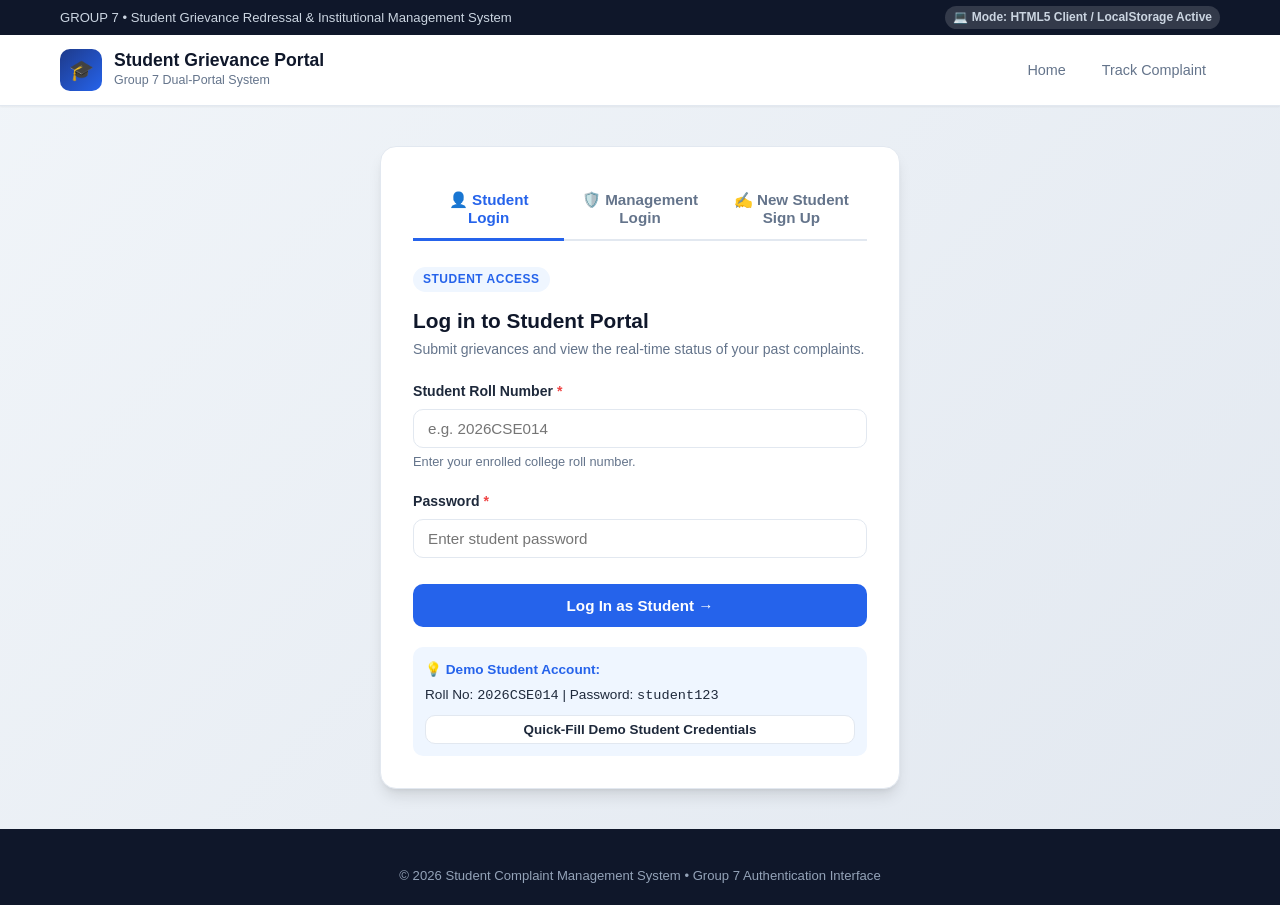
<file: login.html>
<!DOCTYPE html>
<html lang="en">
<head>
  <meta charset="UTF-8">
  <meta name="viewport" content="width=device-width, initial-scale=1.0">
  <title>Portal Access & Login | Student Complaint Management System</title>
  <link rel="stylesheet" href="css/style.css">
</head>
<body style="background: linear-gradient(135deg, #f1f5f9 0%, #e2e8f0 100%);">

  <!-- Top System Bar -->
  <div class="top-bar">
    <div class="container">
      <div>GROUP 7 &bull; Student Grievance Redressal & Institutional Management System</div>
      <div id="system-status-indicator" class="badge-tag">Connecting...</div>
    </div>
  </div>

  <!-- Header -->
  <header class="site-header">
    <div class="nav-container">
      <a href="index.html" class="brand">
        <div class="brand-icon">🎓</div>
        <div class="brand-text">
          <h1>Student Grievance Portal</h1>
          <p>Group 7 Dual-Portal System</p>
        </div>
      </a>

      <ul class="nav-links">
        <li><a href="index.html" class="nav-link">Home</a></li>
        <li><a href="student-track.html" class="nav-link">Track Complaint</a></li>
      </ul>
    </div>
  </header>

  <!-- Login Main -->
  <main class="main-content" style="display: flex; align-items: center; justify-content: center; padding: 40px 20px;">
    <div class="card" style="width: 100%; max-width: 520px; box-shadow: var(--shadow-lg); border-radius: var(--radius-lg); padding: 32px;">

      <!-- Tab Navigation -->
      <div class="tab-nav">
        <button id="tab-student" class="tab-btn active student-tab">
          👤 Student Login
        </button>
        <button id="tab-admin" class="tab-btn admin-tab">
          🛡️ Management Login
        </button>
        <button id="tab-register" class="tab-btn student-tab">
          ✍️ New Student Sign Up
        </button>
      </div>

      <!-- 1. Student Login Section -->
      <div id="student-login-section">
        <div style="margin-bottom: 20px;">
          <span class="portal-badge badge-student-portal">Student Access</span>
          <h3 style="font-size: 1.3rem; color: var(--primary-navy); margin-top: 4px;">Log in to Student Portal</h3>
          <p style="color: var(--text-muted); font-size: 0.88rem;">Submit grievances and view the real-time status of your past complaints.</p>
        </div>

        <form id="student-login-form">
          <div class="form-group">
            <label for="stud_roll_no">Student Roll Number <span class="required">*</span></label>
            <input type="text" id="stud_roll_no" class="form-control" placeholder="e.g. 2026CSE014" required>
            <div class="form-hint">Enter your enrolled college roll number.</div>
          </div>

          <div class="form-group">
            <label for="stud_password">Password <span class="required">*</span></label>
            <input type="password" id="stud_password" class="form-control" placeholder="Enter student password" required>
          </div>

          <button type="submit" id="stud-login-btn" class="btn btn-student" style="width: 100%; padding: 12px; margin-top: 8px;">
            Log In as Student &rarr;
          </button>
        </form>

        <div style="margin-top: 20px; padding: 12px; background: var(--student-light); border-radius: var(--radius-md); font-size: 0.85rem;">
          <div style="font-weight: 700; color: var(--student-primary); margin-bottom: 4px;">💡 Demo Student Account:</div>
          <div>Roll No: <code>2026CSE014</code> | Password: <code>student123</code></div>
          <button type="button" onclick="fillDemoStudent()" class="btn btn-secondary btn-sm" style="margin-top: 8px; width: 100%;">
            Quick-Fill Demo Student Credentials
          </button>
        </div>
      </div>

      <!-- 2. Management / Admin Login Section -->
      <div id="admin-login-section" style="display: none;">
        <div style="margin-bottom: 20px;">
          <span class="portal-badge badge-admin-portal">Administrative Staff</span>
          <h3 style="font-size: 1.3rem; color: var(--admin-primary); margin-top: 4px;">Management Portal Login</h3>
          <p style="color: var(--text-muted); font-size: 0.88rem;">Authorized for Chief Grievance Officers, Department Heads, and Wardens.</p>
        </div>

        <form id="admin-login-form">
          <div class="form-group">
            <label for="admin_username">Management Username <span class="required">*</span></label>
            <input type="text" id="admin_username" class="form-control admin-focus" placeholder="e.g. admin" required>
          </div>

          <div class="form-group">
            <label for="admin_password">Management Password <span class="required">*</span></label>
            <input type="password" id="admin_password" class="form-control admin-focus" placeholder="Enter administrator password" required>
          </div>

          <button type="submit" id="admin-login-btn" class="btn btn-admin" style="width: 100%; padding: 12px; margin-top: 8px;">
            Log In to Management Portal &rarr;
          </button>
        </form>

        <div style="margin-top: 20px; padding: 12px; background: var(--admin-light); border-radius: var(--radius-md); font-size: 0.85rem;">
          <div style="font-weight: 700; color: var(--admin-primary); margin-bottom: 4px;">💡 Demo Administrator Account:</div>
          <div>Username: <code>admin</code> | Password: <code>admin123</code></div>
          <button type="button" onclick="fillDemoAdmin()" class="btn btn-secondary btn-sm" style="margin-top: 8px; width: 100%;">
            Quick-Fill Demo Administrator Credentials
          </button>
        </div>
      </div>

      <!-- 3. Student Registration Section -->
      <div id="register-section" style="display: none;">
        <div style="margin-bottom: 20px;">
          <span class="portal-badge badge-student-portal">New Student Enrolment</span>
          <h3 style="font-size: 1.3rem; color: var(--student-primary); margin-top: 4px;">Register for Complaint Portal</h3>
          <p style="color: var(--text-muted); font-size: 0.88rem;">Create your student account to lodge grievances and receive updates.</p>
        </div>

        <form id="student-register-form">
          <div class="form-group">
            <label for="reg_name">Full Name <span class="required">*</span></label>
            <input type="text" id="reg_name" class="form-control" placeholder="e.g. Rahul Sharma" required>
          </div>

          <div class="form-group">
            <label for="reg_roll_no">Student Roll Number <span class="required">*</span></label>
            <input type="text" id="reg_roll_no" class="form-control" placeholder="e.g. 2026CSE099" required>
          </div>

          <div class="form-group">
            <label for="reg_course">Course / Degree Program <span class="required">*</span></label>
            <select id="reg_course" class="form-control" required>
              <option value="">-- Choose Program --</option>
              <option value="B.Tech Computer Science & Engineering">B.Tech Computer Science & Engineering</option>
              <option value="B.Tech Information Technology">B.Tech Information Technology</option>
              <option value="B.Tech Electronics & Communication">B.Tech Electronics & Communication</option>
              <option value="B.Tech Mechanical Engineering">B.Tech Mechanical Engineering</option>
              <option value="Master of Computer Applications (MCA)">Master of Computer Applications (MCA)</option>
              <option value="Master of Business Administration (MBA)">Master of Business Administration (MBA)</option>
            </select>
          </div>

          <div class="form-group">
            <label for="reg_email">Email Address <span class="required">*</span></label>
            <input type="email" id="reg_email" class="form-control" placeholder="e.g. student@college.edu" required>
          </div>

          <div class="form-group">
            <label for="reg_password">Create Password <span class="required">*</span></label>
            <input type="password" id="reg_password" class="form-control" placeholder="Choose a secure password" required minlength="4">
          </div>

          <button type="submit" id="reg-submit-btn" class="btn btn-student" style="width: 100%; padding: 12px; margin-top: 8px;">
            Create Student Account & Log In &rarr;
          </button>
        </form>
      </div>

    </div>
  </main>

  <footer class="site-footer">
    <div class="container">
      <div class="footer-bottom" style="margin-top: 0; padding-top: 0; border: none;">
        &copy; 2026 Student Complaint Management System &bull; Group 7 Authentication Interface
      </div>
    </div>
  </footer>

  <script src="js/data.js"></script>
  <script src="js/auth.js"></script>
  <script src="js/main.js"></script>
  <script src="js/login.js"></script>
</body>
</html>
</file>
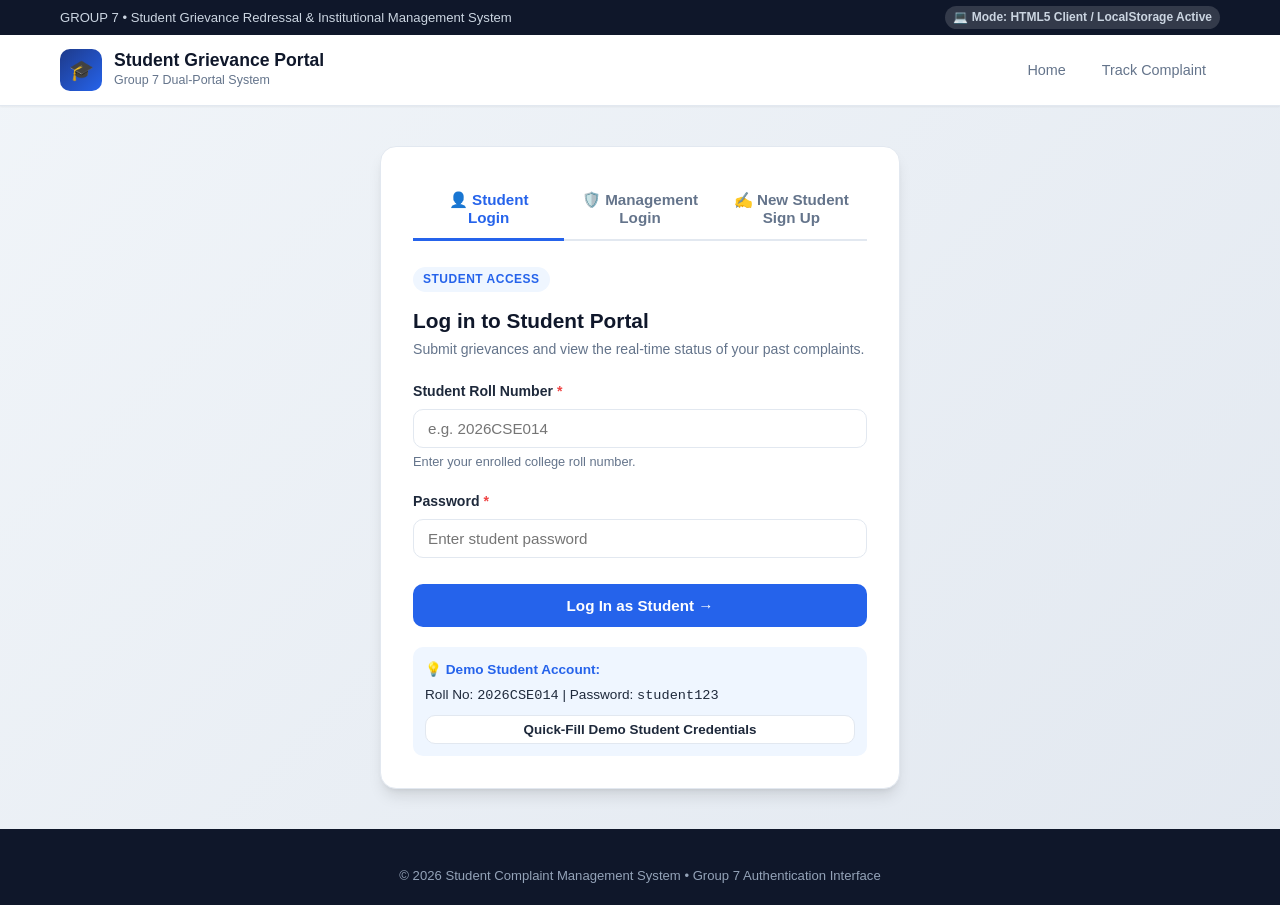
<file: student-dashboard.html>
<!DOCTYPE html>
<html lang="en">
<head>
  <meta charset="UTF-8">
  <meta name="viewport" content="width=device-width, initial-scale=1.0">
  <title>Student Portal Dashboard | Group 7</title>
  <link rel="stylesheet" href="css/style.css">
</head>
<body>

  <!-- Top System Bar -->
  <div class="top-bar">
    <div class="container">
      <div>GROUP 7 &bull; Student Grievance Portal (Student Access Area)</div>
      <div id="system-status-indicator" class="badge-tag">Connecting...</div>
    </div>
  </div>

  <!-- Header -->
  <header class="site-header">
    <div class="nav-container">
      <a href="student-dashboard.html" class="brand">
        <div class="brand-icon">🎓</div>
        <div class="brand-text">
          <h1>Student Portal</h1>
          <p>Grievance Lodging & Status Tracking</p>
        </div>
      </a>

      <button class="mobile-menu-btn" aria-label="Toggle menu">☰</button>

      <ul class="nav-links">
        <li><a href="student-dashboard.html" class="nav-link active">My Dashboard</a></li>
        <li><a href="student-submit.html" class="nav-link">Lodge Complaint</a></li>
        <li><a href="student-track.html" class="nav-link">Track Complaint</a></li>
        <li><a href="index.html" class="nav-link">Main Portal</a></li>
      </ul>

      <div id="user-session-widget"></div>
    </div>
  </header>

  <!-- Student Main Content -->
  <main class="main-content">
    <div class="container">

      <!-- Student Welcome Banner -->
      <div style="background: linear-gradient(135deg, #1e3a8a, #2563eb); color: #ffffff; border-radius: var(--radius-lg); padding: 28px 32px; margin-bottom: 28px; display: flex; justify-content: space-between; align-items: center; flex-wrap: wrap; gap: 16px;">
        <div>
          <span class="portal-badge" style="background: rgba(255,255,255,0.2); color: #ffffff;">Enrolled Student Account</span>
          <h2 style="font-size: 1.8rem; margin: 4px 0;">Welcome, <span id="student-greeting-name">Student</span></h2>
          <p id="student-greeting-roll" style="opacity: 0.9; font-size: 0.95rem;">Roll Number • Course</p>
        </div>
        <div style="display: flex; gap: 10px;">
          <a href="student-submit.html" class="btn btn-secondary">
            ✍️ Lodge New Complaint
          </a>
          <a href="student-track.html" class="btn btn-secondary">
            🔍 Track by ID
          </a>
        </div>
      </div>

      <!-- Student Personal Metrics -->
      <section style="margin-bottom: 32px;">
        <h3 style="font-size: 1.25rem; color: var(--primary-navy); margin-bottom: 16px;">My Complaints Summary</h3>
        <div class="grid-cols-4">
          <div class="stat-card stat-total">
            <div class="stat-icon">📑</div>
            <div class="stat-info">
              <div class="stat-value" id="stud-stat-total">0</div>
              <div class="stat-label">Total Lodged by Me</div>
            </div>
          </div>

          <div class="stat-card stat-pending">
            <div class="stat-icon">⏳</div>
            <div class="stat-info">
              <div class="stat-value" id="stud-stat-pending">0</div>
              <div class="stat-label">Pending Review</div>
            </div>
          </div>

          <div class="stat-card stat-progress">
            <div class="stat-icon">🔄</div>
            <div class="stat-info">
              <div class="stat-value" id="stud-stat-progress">0</div>
              <div class="stat-label">Under Investigation</div>
            </div>
          </div>

          <div class="stat-card stat-resolved">
            <div class="stat-icon">✓</div>
            <div class="stat-info">
              <div class="stat-value" id="stud-stat-resolved">0</div>
              <div class="stat-label">Resolved by College</div>
            </div>
          </div>
        </div>
      </section>

      <!-- Module 4: My Submitted Complaints Table -->
      <section class="card" style="padding: 0; overflow: hidden;">
        <div style="padding: 20px 24px; border-bottom: 1px solid var(--border-color); display: flex; justify-content: space-between; align-items: center; flex-wrap: wrap; gap: 10px;">
          <div>
            <span class="portal-badge badge-student-portal">Module 4 (Student View)</span>
            <h3 style="font-size: 1.2rem; color: var(--primary-navy);">My Submitted Complaints Ledger</h3>
            <p style="color: var(--text-muted); font-size: 0.85rem;">All grievances lodged under your University Roll Number.</p>
          </div>
          <a href="student-submit.html" class="btn btn-student btn-sm">+ Lodge Complaint</a>
        </div>

        <div class="table-responsive" style="border: none; border-radius: 0;">
          <table class="complaints-table">
            <thead>
              <tr>
                <th>Complaint ID</th>
                <th>Subject & Description</th>
                <th>Category</th>
                <th>Status</th>
                <th>Date Lodged</th>
                <th>Action</th>
              </tr>
            </thead>
            <tbody id="my-complaints-table-body">
              <!-- Dynamically populated via js/student.js -->
            </tbody>
          </table>
        </div>
      </section>

    </div>
  </main>

  <footer class="site-footer">
    <div class="container">
      <div class="footer-bottom" style="margin-top: 0; padding-top: 0; border: none;">
        &copy; 2026 Student Complaint Management System &bull; Student Portal &bull; Group 7 Project Submission
      </div>
    </div>
  </footer>

  <script src="js/data.js"></script>
  <script src="js/auth.js"></script>
  <script src="js/main.js"></script>
  <script src="js/student.js"></script>
</body>
</html>
</file>
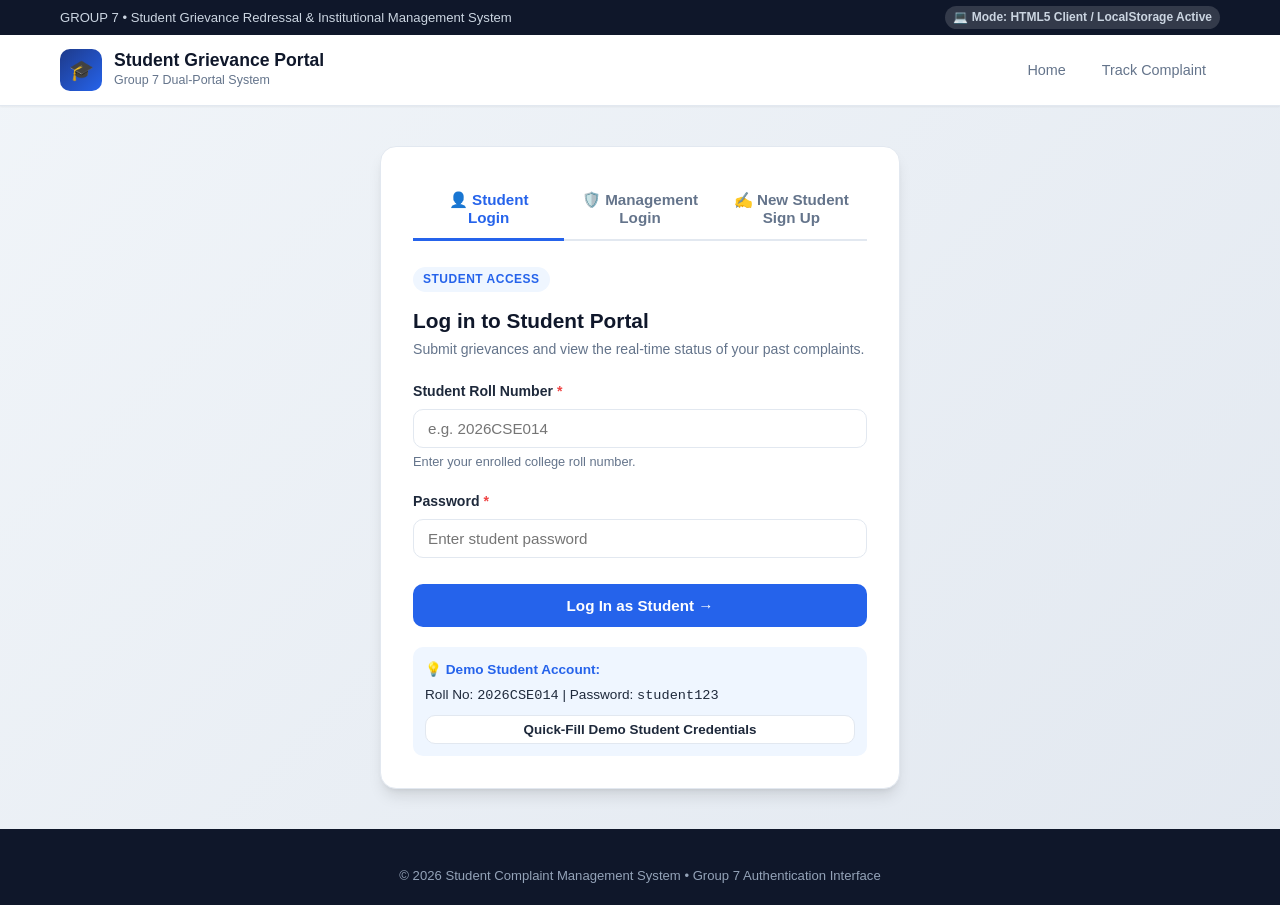
<file: student-submit.html>
<!DOCTYPE html>
<html lang="en">
<head>
  <meta charset="UTF-8">
  <meta name="viewport" content="width=device-width, initial-scale=1.0">
  <title>Lodge Complaint | Student Portal</title>
  <link rel="stylesheet" href="css/style.css">
</head>
<body>

  <!-- Top System Bar -->
  <div class="top-bar">
    <div class="container">
      <div>GROUP 7 &bull; Student Grievance Portal (Student Access Area)</div>
      <div id="system-status-indicator" class="badge-tag">Connecting...</div>
    </div>
  </div>

  <!-- Header -->
  <header class="site-header">
    <div class="nav-container">
      <a href="student-dashboard.html" class="brand">
        <div class="brand-icon">🎓</div>
        <div class="brand-text">
          <h1>Student Portal</h1>
          <p>Grievance Lodging & Status Tracking</p>
        </div>
      </a>

      <button class="mobile-menu-btn" aria-label="Toggle menu">☰</button>

      <ul class="nav-links">
        <li><a href="student-dashboard.html" class="nav-link">My Dashboard</a></li>
        <li><a href="student-submit.html" class="nav-link active">Lodge Complaint</a></li>
        <li><a href="student-track.html" class="nav-link">Track Complaint</a></li>
        <li><a href="index.html" class="nav-link">Main Portal</a></li>
      </ul>

      <div id="user-session-widget"></div>
    </div>
  </header>

  <!-- Submit Main -->
  <main class="main-content">
    <div class="container" style="max-width: 840px;">

      <div class="page-header">
        <span class="portal-badge badge-student-portal">Modules 2 & 3 &bull; Lodging Gateway</span>
        <h2>Lodge a Grievance</h2>
        <p>Review your student profile details and enter your grievance facts. A unique Complaint ID will be automatically generated upon submission.</p>
      </div>

      <div class="card">
        <form id="student-complaint-form">

          <!-- Module 2: Student Details (Pre-filled from session) -->
          <div style="display: flex; align-items: center; gap: 8px; font-size: 1.15rem; font-weight: 700; color: var(--primary-navy); margin-bottom: 16px; border-bottom: 2px solid var(--student-light); padding-bottom: 8px;">
            <span>👤</span>
            <span>Module 2: Student Profile Details</span>
          </div>

          <div class="grid-cols-2">
            <div class="form-group">
              <label for="student_name">Student Full Name</label>
              <input type="text" id="student_name" class="form-control" readonly style="background: var(--bg-alt); font-weight: 600;">
            </div>

            <div class="form-group">
              <label for="student_roll">University Roll Number</label>
              <input type="text" id="student_roll" class="form-control" readonly style="background: var(--bg-alt); font-weight: 600;">
            </div>
          </div>

          <div class="grid-cols-2">
            <div class="form-group">
              <label for="student_course">Enrolled Course / Program</label>
              <input type="text" id="student_course" class="form-control" readonly style="background: var(--bg-alt);">
            </div>

            <div class="form-group">
              <label for="student_email">Registered Email Address</label>
              <input type="email" id="student_email" class="form-control" readonly style="background: var(--bg-alt);">
            </div>
          </div>

          <!-- Module 3: Complaint Form -->
          <div style="display: flex; align-items: center; gap: 8px; font-size: 1.15rem; font-weight: 700; color: var(--primary-navy); margin: 24px 0 16px 0; border-bottom: 2px solid var(--student-light); padding-bottom: 8px;">
            <span>📋</span>
            <span>Module 3: Grievance Particulars</span>
          </div>

          <div class="form-group">
            <label for="complaint_subject">Complaint Subject / Title <span class="required">*</span></label>
            <input type="text" id="complaint_subject" class="form-control" placeholder="e.g. Malfunctioning Projector and AC in Lecture Hall 204" required>
          </div>

          <div class="form-group">
            <label for="complaint_category">Complaint Category <span class="required">*</span></label>
            <select id="complaint_category" class="form-control" required>
              <option value="">-- Select Relevant Category --</option>
              <option value="Academic">Academic (Lectures, Faculty, Practical Labs, Exams)</option>
              <option value="Infrastructure & Lab">Infrastructure & Lab (Computers, Wi-Fi, Desks, Projectors)</option>
              <option value="Hostel & Mess">Hostel & Mess (Room, Hygiene, Drinking Water, Food)</option>
              <option value="Library">Library & Digital Credentials (Proxy, Journals, Book Lending)</option>
              <option value="Transportation">Transportation & College Bus Routes</option>
              <option value="Administration & Fees">Administration, Accounts & Fee Receipts</option>
              <option value="Other">Other Institutional Grievances</option>
            </select>
          </div>

          <div class="form-group">
            <label for="complaint_description">Detailed Complaint Description <span class="required">*</span></label>
            <textarea id="complaint_description" class="form-control" rows="5" placeholder="Please describe the exact issue, location, dates observed, and any earlier resolution steps taken..." required></textarea>
            <div class="form-hint">Providing specific facts speeds up administrative review and assignment.</div>
          </div>

          <div style="background: var(--bg-alt); padding: 12px 16px; border-radius: var(--radius-md); font-size: 0.85rem; color: var(--text-muted); margin-bottom: 24px;">
            💡 <strong>Unique Complaint ID:</strong> A tracking number formatted as <code>CMP-2026-XXXX</code> will be assigned automatically and logged under your roll number.
          </div>

          <div style="display: flex; gap: 12px;">
            <button type="submit" id="submit-complaint-btn" class="btn btn-student" style="flex: 2; padding: 12px;">
              🚀 Lodge Complaint & Generate ID
            </button>
            <a href="student-dashboard.html" class="btn btn-secondary" style="flex: 1; padding: 12px;">
              Cancel
            </a>
          </div>

        </form>
      </div>

    </div>
  </main>

  <!-- Success Confirmation Modal -->
  <div id="student-success-modal" class="modal-overlay">
    <div class="modal-box">
      <div class="modal-header" style="background: var(--student-light);">
        <h3 style="color: var(--student-primary);">🎉 Complaint Submitted Successfully!</h3>
        <button class="modal-close" onclick="closeStudentReceiptModal()">&times;</button>
      </div>
      <div class="modal-body">
        <p style="color: var(--text-muted); font-size: 0.9rem; margin-bottom: 16px;">
          Your grievance has been officially registered with the College Grievance Cell. Please preserve your unique Complaint ID:
        </p>

        <div style="background: #ffffff; border: 2px dashed var(--student-primary); border-radius: var(--radius-md); padding: 16px; text-align: center; margin-bottom: 18px;">
          <div style="font-size: 0.78rem; text-transform: uppercase; color: var(--text-muted); font-weight: 600;">Assigned Complaint ID</div>
          <div id="receipt-id" style="font-size: 1.8rem; font-weight: 800; color: var(--student-primary); font-family: monospace; margin: 4px 0;">CMP-XXXX</div>
          <button type="button" class="btn btn-secondary btn-sm" onclick="copyReceiptId()">📋 Copy ID</button>
        </div>

        <div style="background: var(--bg-alt); padding: 14px; border-radius: var(--radius-md); font-size: 0.88rem;">
          <div style="margin-bottom: 6px;"><strong>Subject:</strong> <span id="receipt-subject">-</span></div>
          <div style="margin-bottom: 6px;"><strong>Category:</strong> <span id="receipt-category">-</span></div>
          <div style="margin-bottom: 6px;"><strong>Initial Status:</strong> <span id="receipt-status">-</span></div>
          <div><strong>Date Lodged:</strong> <span id="receipt-date">-</span></div>
        </div>
      </div>
      <div class="modal-footer">
        <a id="receipt-track-btn" href="student-track.html" class="btn btn-student">🔍 Track Progress</a>
        <a href="student-dashboard.html" class="btn btn-secondary">Go to Dashboard</a>
      </div>
    </div>
  </div>

  <footer class="site-footer">
    <div class="container">
      <div class="footer-bottom" style="margin-top: 0; padding-top: 0; border: none;">
        &copy; 2026 Student Complaint Management System &bull; Student Portal &bull; Group 7 Project Submission
      </div>
    </div>
  </footer>

  <script src="js/data.js"></script>
  <script src="js/auth.js"></script>
  <script src="js/main.js"></script>
  <script src="js/student.js"></script>
</body>
</html>
</file>
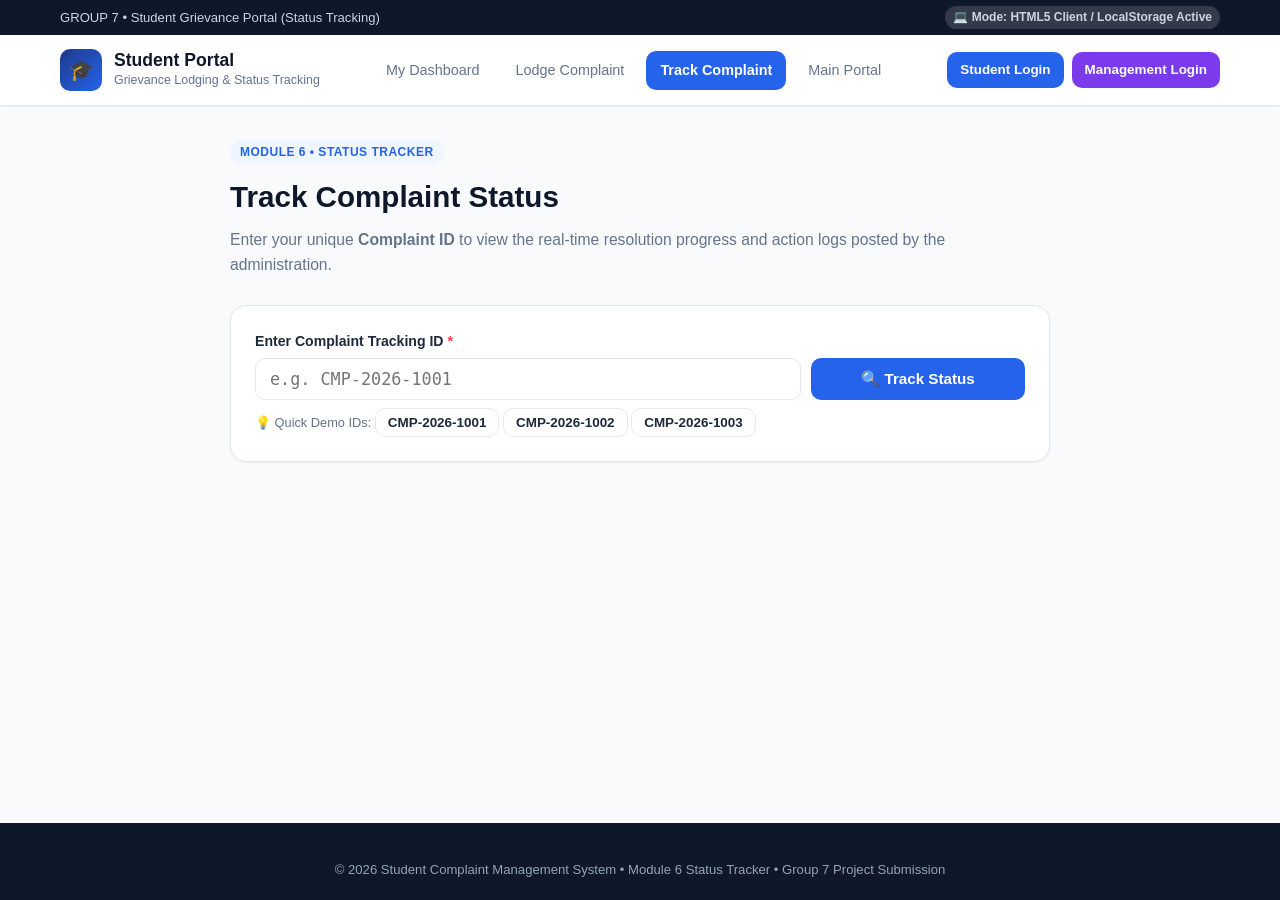
<file: student-track.html>
<!DOCTYPE html>
<html lang="en">
<head>
  <meta charset="UTF-8">
  <meta name="viewport" content="width=device-width, initial-scale=1.0">
  <title>Track Complaint Status | Student Portal</title>
  <link rel="stylesheet" href="css/style.css">
</head>
<body>

  <!-- Top System Bar -->
  <div class="top-bar">
    <div class="container">
      <div>GROUP 7 &bull; Student Grievance Portal (Status Tracking)</div>
      <div id="system-status-indicator" class="badge-tag">Connecting...</div>
    </div>
  </div>

  <!-- Header -->
  <header class="site-header">
    <div class="nav-container">
      <a href="student-dashboard.html" class="brand">
        <div class="brand-icon">🎓</div>
        <div class="brand-text">
          <h1>Student Portal</h1>
          <p>Grievance Lodging & Status Tracking</p>
        </div>
      </a>

      <button class="mobile-menu-btn" aria-label="Toggle menu">☰</button>

      <ul class="nav-links">
        <li><a href="student-dashboard.html" class="nav-link">My Dashboard</a></li>
        <li><a href="student-submit.html" class="nav-link">Lodge Complaint</a></li>
        <li><a href="student-track.html" class="nav-link active">Track Complaint</a></li>
        <li><a href="index.html" class="nav-link">Main Portal</a></li>
      </ul>

      <div id="user-session-widget"></div>
    </div>
  </header>

  <!-- Track Main -->
  <main class="main-content">
    <div class="container" style="max-width: 860px;">

      <div class="page-header">
        <span class="portal-badge badge-student-portal">Module 6 &bull; Status Tracker</span>
        <h2>Track Complaint Status</h2>
        <p>Enter your unique <strong>Complaint ID</strong> to view the real-time resolution progress and action logs posted by the administration.</p>
      </div>

      <!-- Search Box Card -->
      <div class="card" style="margin-bottom: 24px;">
        <form id="search-complaint-form">
          <div class="form-group" style="margin-bottom: 8px;">
            <label for="search_complaint_id_input">Enter Complaint Tracking ID <span class="required">*</span></label>
            <div style="display: flex; gap: 10px; flex-wrap: wrap;">
              <input type="text" id="search_complaint_id_input" class="form-control" style="flex: 3; font-family: monospace; font-size: 1.05rem;" placeholder="e.g. CMP-2026-1001" required>
              <button type="submit" id="search-submit-btn" class="btn btn-student" style="flex: 1; min-width: 170px;">
                🔍 Track Status
              </button>
            </div>
          </div>
          <div class="form-hint">
            💡 Quick Demo IDs: 
            <button type="button" class="btn btn-secondary btn-sm" onclick="quickFill('CMP-2026-1001')">CMP-2026-1001</button>
            <button type="button" class="btn btn-secondary btn-sm" onclick="quickFill('CMP-2026-1002')">CMP-2026-1002</button>
            <button type="button" class="btn btn-secondary btn-sm" onclick="quickFill('CMP-2026-1003')">CMP-2026-1003</button>
          </div>
        </form>
      </div>

      <!-- Not Found Card -->
      <div id="search-not-found-box" class="card" style="display: none; border-left: 5px solid var(--danger); text-align: center; padding: 36px 20px;">
        <div style="font-size: 2.2rem; margin-bottom: 8px;">🔎</div>
        <h3 style="color: var(--danger); margin-bottom: 6px;">Complaint Not Found</h3>
        <p style="color: var(--text-muted); font-size: 0.95rem;">
          No grievance record matches ID <strong id="not-found-id-label"></strong>.
        </p>
        <p style="color: var(--text-light); font-size: 0.85rem; margin-top: 8px;">
          Please check the ID format or visit your <a href="student-dashboard.html" style="color: var(--student-primary); font-weight: 600;">Student Dashboard</a> to check your submitted complaints.
        </p>
      </div>

      <!-- Result Card -->
      <div id="search-result-display" class="card" style="display: none;">

        <div style="display: flex; justify-content: space-between; align-items: center; border-bottom: 1px solid var(--border-color); padding-bottom: 16px; margin-bottom: 24px; flex-wrap: wrap; gap: 10px;">
          <div>
            <div style="font-size: 0.78rem; text-transform: uppercase; color: var(--text-muted); font-weight: 600;">Grievance Tracking Reference</div>
            <h3 id="sr-id" style="font-size: 1.6rem; font-family: monospace; color: var(--primary-navy); font-weight: 800;">CMP-XXXX</h3>
          </div>
          <div id="sr-status-badge"></div>
        </div>

        <!-- 3-Phase Stepper Tracker -->
        <div style="margin-bottom: 28px;">
          <h4 style="font-size: 0.85rem; color: var(--text-muted); text-transform: uppercase; letter-spacing: 0.5px; margin-bottom: 12px;">Resolution Progress Stepper</h4>
          <div class="status-tracker">
            <div class="tracker-progress-line" id="tracker-line" style="width: 0%;"></div>
            
            <div class="tracker-step" id="step-1">
              <div class="tracker-bubble">1</div>
              <div class="tracker-label">Submitted &bull; Pending</div>
            </div>

            <div class="tracker-step" id="step-2">
              <div class="tracker-bubble">2</div>
              <div class="tracker-label">Assigned &bull; In Progress</div>
            </div>

            <div class="tracker-step" id="step-3">
              <div class="tracker-bubble">3</div>
              <div class="tracker-label">Resolved & Rectified</div>
            </div>
          </div>
        </div>

        <!-- Student Particulars -->
        <div style="display: flex; align-items: center; gap: 8px; font-size: 1.1rem; font-weight: 700; color: var(--primary-navy); margin-bottom: 14px; border-bottom: 1px solid var(--border-color); padding-bottom: 6px;">
          <span>👤</span>
          <span>Student Particulars</span>
        </div>

        <div style="display: grid; grid-template-columns: repeat(auto-fit, minmax(180px, 1fr)); gap: 14px; background: var(--bg-alt); padding: 14px; border-radius: var(--radius-md); margin-bottom: 20px;">
          <div>
            <div style="font-size: 0.75rem; text-transform: uppercase; color: var(--text-muted); font-weight: 600;">Name</div>
            <div id="sr-student-name" style="font-weight: 600;">-</div>
          </div>
          <div>
            <div style="font-size: 0.75rem; text-transform: uppercase; color: var(--text-muted); font-weight: 600;">Roll Number</div>
            <div id="sr-roll-no" style="font-weight: 600;">-</div>
          </div>
          <div>
            <div style="font-size: 0.75rem; text-transform: uppercase; color: var(--text-muted); font-weight: 600;">Course</div>
            <div id="sr-course" style="font-weight: 600;">-</div>
          </div>
          <div>
            <div style="font-size: 0.75rem; text-transform: uppercase; color: var(--text-muted); font-weight: 600;">Email</div>
            <div id="sr-email" style="font-weight: 600;">-</div>
          </div>
        </div>

        <!-- Complaint Details -->
        <div style="display: flex; align-items: center; gap: 8px; font-size: 1.1rem; font-weight: 700; color: var(--primary-navy); margin-bottom: 14px; border-bottom: 1px solid var(--border-color); padding-bottom: 6px;">
          <span>📋</span>
          <span>Complaint Facts</span>
        </div>

        <div style="display: grid; grid-template-columns: repeat(auto-fit, minmax(180px, 1fr)); gap: 14px; background: var(--bg-alt); padding: 14px; border-radius: var(--radius-md); margin-bottom: 16px;">
          <div style="grid-column: 1 / -1;">
            <div style="font-size: 0.75rem; text-transform: uppercase; color: var(--text-muted); font-weight: 600;">Subject</div>
            <div id="sr-subject" style="font-weight: 700; font-size: 1.05rem; color: var(--student-primary);">-</div>
          </div>
          <div>
            <div style="font-size: 0.75rem; text-transform: uppercase; color: var(--text-muted); font-weight: 600;">Category</div>
            <div id="sr-category" style="font-weight: 600;">-</div>
          </div>
          <div>
            <div style="font-size: 0.75rem; text-transform: uppercase; color: var(--text-muted); font-weight: 600;">Date Lodged</div>
            <div id="sr-created" style="font-weight: 600;">-</div>
          </div>
          <div>
            <div style="font-size: 0.75rem; text-transform: uppercase; color: var(--text-muted); font-weight: 600;">Last Status Update</div>
            <div id="sr-updated" style="font-weight: 600;">-</div>
          </div>
        </div>

        <div>
          <div style="font-size: 0.75rem; text-transform: uppercase; color: var(--text-muted); font-weight: 700; margin-bottom: 4px;">Full Description:</div>
          <div id="sr-description" style="background: var(--bg-alt); padding: 14px; border-radius: var(--radius-md); font-size: 0.92rem; white-space: pre-wrap; line-height: 1.6;"></div>
        </div>

        <!-- Official Remarks -->
        <div id="sr-remarks-container" style="display: none; margin-top: 18px; padding: 16px; border-left: 4px solid var(--student-primary); background: var(--student-light); border-radius: 0 var(--radius-md) var(--radius-md) 0;">
          <div style="font-size: 0.85rem; font-weight: 700; color: var(--student-primary); margin-bottom: 4px;">Official Administration Action Log:</div>
          <div id="sr-remarks-text" style="font-size: 0.92rem; color: var(--text-main);"></div>
        </div>

        <!-- Action Row -->
        <div style="margin-top: 24px; padding-top: 16px; border-top: 1px solid var(--border-color); display: flex; gap: 12px; flex-wrap: wrap;">
          <button type="button" class="btn btn-secondary" onclick="printReceipt()">
            🖨️ Print Acknowledgement Receipt
          </button>
          <a href="student-dashboard.html" class="btn btn-student">
            Back to My Dashboard
          </a>
        </div>

      </div>

    </div>
  </main>

  <footer class="site-footer">
    <div class="container">
      <div class="footer-bottom" style="margin-top: 0; padding-top: 0; border: none;">
        &copy; 2026 Student Complaint Management System &bull; Module 6 Status Tracker &bull; Group 7 Project Submission
      </div>
    </div>
  </footer>

  <script src="js/data.js"></script>
  <script src="js/auth.js"></script>
  <script src="js/main.js"></script>
  <script src="js/search.js"></script>
  <script>
    function quickFill(id) {
      document.getElementById('search_complaint_id_input').value = id;
      executeComplaintSearch(id);
    }
  </script>
</body>
</html>
</file>
<file: css/style.css>
/* =======================================================
   GROUP 7: STUDENT COMPLAINT MANAGEMENT SYSTEM (v2)
   Dual-Portal Edition (Student & Management Portals)
   Stylesheet (css/style.css)
   ======================================================= */

:root {
  --primary-navy: #0f172a;
  --student-primary: #2563eb;
  --student-dark: #1d4ed8;
  --student-light: #eff6ff;

  --admin-primary: #7c3aed;
  --admin-dark: #5b21b6;
  --admin-light: #f5f3ff;

  --accent-teal: #0d9488;
  --text-main: #1e293b;
  --text-muted: #64748b;
  --text-light: #94a3b8;

  --bg-page: #f8fafc;
  --bg-card: #ffffff;
  --bg-alt: #f1f5f9;

  --border-color: #e2e8f0;

  /* Status Colors */
  --status-pending-bg: #fef3c7;
  --status-pending-text: #92400e;
  --status-pending-border: #fcd34d;

  --status-progress-bg: #e0f2fe;
  --status-progress-text: #075985;
  --status-progress-border: #7dd3fc;

  --status-resolved-bg: #d1fae5;
  --status-resolved-text: #065f46;
  --status-resolved-border: #6ee7b7;

  --danger-bg: #fee2e2;
  --danger-text: #991b1b;
  --danger: #ef4444;

  --radius-sm: 6px;
  --radius-md: 10px;
  --radius-lg: 16px;
  --radius-full: 9999px;

  --shadow-sm: 0 1px 2px 0 rgb(0 0 0 / 0.05);
  --shadow-md: 0 4px 6px -1px rgb(0 0 0 / 0.1), 0 2px 4px -2px rgb(0 0 0 / 0.1);
  --shadow-lg: 0 10px 15px -3px rgb(0 0 0 / 0.1), 0 4px 6px -4px rgb(0 0 0 / 0.1);

  --transition: all 0.2s ease-in-out;
  --container-width: 1200px;
}

*, *::before, *::after {
  box-sizing: border-box;
  margin: 0;
  padding: 0;
}

body {
  font-family: -apple-system, BlinkMacSystemFont, "Segoe UI", Roboto, "Helvetica Neue", Arial, sans-serif;
  background-color: var(--bg-page);
  color: var(--text-main);
  line-height: 1.6;
  min-height: 100vh;
  display: flex;
  flex-direction: column;
}

/* =======================================================
   Top Bar & Header
   ======================================================= */
.top-bar {
  background: var(--primary-navy);
  color: #cbd5e1;
  padding: 6px 0;
  font-size: 0.82rem;
}

.top-bar .container {
  display: flex;
  justify-content: space-between;
  align-items: center;
}

.badge-tag {
  background: rgba(255, 255, 255, 0.15);
  padding: 2px 8px;
  border-radius: var(--radius-full);
  font-weight: 600;
  font-size: 0.75rem;
}

.site-header {
  background: #ffffff;
  border-bottom: 1px solid var(--border-color);
  position: sticky;
  top: 0;
  z-index: 100;
  box-shadow: var(--shadow-sm);
}

.nav-container {
  max-width: var(--container-width);
  margin: 0 auto;
  padding: 0 20px;
  display: flex;
  justify-content: space-between;
  align-items: center;
  height: 70px;
}

.brand {
  display: flex;
  align-items: center;
  gap: 12px;
  text-decoration: none;
  color: var(--text-main);
}

.brand-icon {
  width: 42px;
  height: 42px;
  border-radius: var(--radius-md);
  display: flex;
  align-items: center;
  justify-content: center;
  color: #ffffff;
  font-weight: 800;
  font-size: 1.25rem;
  background: linear-gradient(135deg, #1e3a8a, #2563eb);
}

.brand-icon.admin-theme {
  background: linear-gradient(135deg, #4c1d95, #7c3aed);
}

.brand-text h1 {
  font-size: 1.1rem;
  font-weight: 700;
  color: var(--primary-navy);
  line-height: 1.2;
}

.brand-text p {
  font-size: 0.78rem;
  color: var(--text-muted);
}

.nav-links {
  display: flex;
  align-items: center;
  gap: 8px;
  list-style: none;
}

.nav-link {
  display: inline-flex;
  align-items: center;
  gap: 6px;
  padding: 8px 14px;
  border-radius: var(--radius-md);
  text-decoration: none;
  font-size: 0.9rem;
  font-weight: 500;
  color: var(--text-muted);
  transition: var(--transition);
}

.nav-link:hover {
  color: var(--student-primary);
  background-color: var(--student-light);
}

.nav-link.active {
  color: #ffffff;
  background-color: var(--student-primary);
  font-weight: 600;
}

.nav-link.admin-active {
  background-color: var(--admin-primary);
  color: #ffffff;
}

.user-session-pill {
  display: flex;
  align-items: center;
  gap: 10px;
  padding: 4px 12px;
  background: var(--bg-alt);
  border-radius: var(--radius-full);
  border: 1px solid var(--border-color);
  font-size: 0.85rem;
}

.user-role-badge {
  padding: 2px 8px;
  border-radius: var(--radius-full);
  font-size: 0.75rem;
  font-weight: 700;
  text-transform: uppercase;
}

.user-role-student {
  background: var(--student-light);
  color: var(--student-primary);
}

.user-role-admin {
  background: var(--admin-light);
  color: var(--admin-primary);
}

.mobile-menu-btn {
  display: none;
  background: none;
  border: 1px solid var(--border-color);
  padding: 6px 10px;
  border-radius: var(--radius-sm);
  cursor: pointer;
  font-size: 1.2rem;
}

/* =======================================================
   Containers & Grids
   ======================================================= */
.container {
  max-width: var(--container-width);
  margin: 0 auto;
  padding: 0 20px;
}

main.main-content {
  flex: 1;
  padding: 32px 0 60px 0;
}

.page-header {
  margin-bottom: 28px;
}

.page-header h2 {
  font-size: 1.85rem;
  font-weight: 700;
  color: var(--primary-navy);
  margin-bottom: 6px;
}

.page-header p {
  color: var(--text-muted);
  font-size: 0.98rem;
}

.portal-badge {
  display: inline-block;
  font-size: 0.75rem;
  font-weight: 700;
  padding: 3px 10px;
  border-radius: var(--radius-full);
  margin-bottom: 8px;
  text-transform: uppercase;
  letter-spacing: 0.5px;
}

.badge-student-portal {
  background: var(--student-light);
  color: var(--student-primary);
}

.badge-admin-portal {
  background: var(--admin-light);
  color: var(--admin-primary);
}

.card {
  background: var(--bg-card);
  border: 1px solid var(--border-color);
  border-radius: var(--radius-lg);
  padding: 24px;
  box-shadow: var(--shadow-sm);
  transition: var(--transition);
}

.card:hover {
  box-shadow: var(--shadow-md);
}

.grid-cols-2 {
  display: grid;
  grid-template-columns: repeat(2, 1fr);
  gap: 24px;
}

.grid-cols-3 {
  display: grid;
  grid-template-columns: repeat(3, 1fr);
  gap: 24px;
}

.grid-cols-4 {
  display: grid;
  grid-template-columns: repeat(4, 1fr);
  gap: 20px;
}

/* =======================================================
   Portal Selection Cards (Module 1 Landing)
   ======================================================= */
.portal-card {
  border-radius: var(--radius-lg);
  padding: 32px;
  background: #ffffff;
  border: 2px solid var(--border-color);
  transition: var(--transition);
  display: flex;
  flex-direction: column;
  justify-content: space-between;
}

.portal-card:hover {
  transform: translateY(-4px);
  box-shadow: var(--shadow-lg);
}

.portal-card.student-card:hover {
  border-color: var(--student-primary);
}

.portal-card.admin-card:hover {
  border-color: var(--admin-primary);
}

.portal-card-icon {
  width: 56px;
  height: 56px;
  border-radius: var(--radius-md);
  display: flex;
  align-items: center;
  justify-content: center;
  font-size: 1.8rem;
  margin-bottom: 18px;
}

.student-card .portal-card-icon {
  background: var(--student-light);
  color: var(--student-primary);
}

.admin-card .portal-card-icon {
  background: var(--admin-light);
  color: var(--admin-primary);
}

/* =======================================================
   Stat Cards
   ======================================================= */
.stat-card {
  background: #ffffff;
  border: 1px solid var(--border-color);
  border-radius: var(--radius-lg);
  padding: 20px;
  display: flex;
  align-items: center;
  gap: 16px;
  transition: transform 0.2s, box-shadow 0.2s;
}

.stat-card:hover {
  transform: translateY(-2px);
  box-shadow: var(--shadow-md);
}

.stat-icon {
  width: 48px;
  height: 48px;
  border-radius: var(--radius-md);
  display: flex;
  align-items: center;
  justify-content: center;
  font-size: 1.4rem;
}

.stat-info .stat-value {
  font-size: 1.8rem;
  font-weight: 800;
  line-height: 1.1;
  color: var(--primary-navy);
}

.stat-info .stat-label {
  font-size: 0.85rem;
  color: var(--text-muted);
  font-weight: 500;
}

.stat-total .stat-icon { background: #eff6ff; color: #2563eb; }
.stat-pending .stat-icon { background: #fef3c7; color: #d97706; }
.stat-progress .stat-icon { background: #e0f2fe; color: #0284c7; }
.stat-resolved .stat-icon { background: #d1fae5; color: #059669; }

/* =======================================================
   Buttons
   ======================================================= */
.btn {
  display: inline-flex;
  align-items: center;
  justify-content: center;
  gap: 8px;
  padding: 10px 20px;
  font-size: 0.95rem;
  font-weight: 600;
  border-radius: var(--radius-md);
  cursor: pointer;
  border: 1px solid transparent;
  transition: var(--transition);
  text-decoration: none;
}

.btn-student {
  background-color: var(--student-primary);
  color: #ffffff;
}

.btn-student:hover {
  background-color: var(--student-dark);
  box-shadow: 0 4px 10px rgba(37, 99, 235, 0.3);
}

.btn-admin {
  background-color: var(--admin-primary);
  color: #ffffff;
}

.btn-admin:hover {
  background-color: var(--admin-dark);
  box-shadow: 0 4px 10px rgba(124, 58, 237, 0.3);
}

.btn-secondary {
  background-color: #ffffff;
  color: var(--text-main);
  border-color: var(--border-color);
}

.btn-secondary:hover {
  background-color: var(--bg-alt);
}

.btn-sm {
  padding: 6px 12px;
  font-size: 0.84rem;
}

/* =======================================================
   Login Tabs & Forms
   ======================================================= */
.tab-nav {
  display: flex;
  border-bottom: 2px solid var(--border-color);
  margin-bottom: 24px;
}

.tab-btn {
  flex: 1;
  padding: 12px 16px;
  background: none;
  border: none;
  font-size: 0.95rem;
  font-weight: 600;
  color: var(--text-muted);
  cursor: pointer;
  border-bottom: 3px solid transparent;
  margin-bottom: -2px;
  transition: var(--transition);
  text-align: center;
}

.tab-btn.active.student-tab {
  color: var(--student-primary);
  border-bottom-color: var(--student-primary);
}

.tab-btn.active.admin-tab {
  color: var(--admin-primary);
  border-bottom-color: var(--admin-primary);
}

.form-group {
  margin-bottom: 18px;
}

.form-group label {
  display: block;
  font-size: 0.88rem;
  font-weight: 600;
  margin-bottom: 6px;
}

.form-group label .required {
  color: var(--danger);
}

.form-control {
  width: 100%;
  padding: 10px 14px;
  font-size: 0.95rem;
  border: 1px solid var(--border-color);
  border-radius: var(--radius-md);
  background-color: #ffffff;
  color: var(--text-main);
  transition: var(--transition);
  font-family: inherit;
}

.form-control:focus {
  outline: none;
  border-color: var(--student-primary);
  box-shadow: 0 0 0 3px rgba(37, 99, 235, 0.2);
}

.form-control.admin-focus:focus {
  border-color: var(--admin-primary);
  box-shadow: 0 0 0 3px rgba(124, 58, 237, 0.2);
}

.form-hint {
  font-size: 0.8rem;
  color: var(--text-muted);
  margin-top: 4px;
}

/* =======================================================
   Tables & Badges
   ======================================================= */
.table-responsive {
  width: 100%;
  overflow-x: auto;
  border-radius: var(--radius-md);
  border: 1px solid var(--border-color);
  background: #ffffff;
}

.complaints-table {
  width: 100%;
  border-collapse: collapse;
  text-align: left;
  font-size: 0.92rem;
}

.complaints-table th {
  background: var(--bg-alt);
  color: var(--text-muted);
  font-weight: 600;
  text-transform: uppercase;
  font-size: 0.76rem;
  letter-spacing: 0.6px;
  padding: 14px 16px;
  border-bottom: 1px solid var(--border-color);
  white-space: nowrap;
}

.complaints-table td {
  padding: 14px 16px;
  border-bottom: 1px solid var(--border-color);
  vertical-align: middle;
}

.complaints-table tbody tr:hover {
  background-color: #f8fafc;
}

.badge {
  display: inline-flex;
  align-items: center;
  gap: 5px;
  padding: 4px 10px;
  border-radius: var(--radius-full);
  font-size: 0.78rem;
  font-weight: 600;
}

.badge-pending {
  background: var(--status-pending-bg);
  color: var(--status-pending-text);
  border: 1px solid var(--status-pending-border);
}

.badge-progress, .badge-in-progress {
  background: var(--status-progress-bg);
  color: var(--status-progress-text);
  border: 1px solid var(--status-progress-border);
}

.badge-resolved {
  background: var(--status-resolved-bg);
  color: var(--status-resolved-text);
  border: 1px solid var(--status-resolved-border);
}

.badge-category {
  background: var(--bg-alt);
  color: var(--text-muted);
  border: 1px solid var(--border-color);
  font-size: 0.75rem;
}

.complaint-id-tag {
  font-family: ui-monospace, SFMono-Regular, Menlo, Monaco, Consolas, monospace;
  font-weight: 700;
  color: var(--student-primary);
  background: var(--student-light);
  padding: 3px 8px;
  border-radius: var(--radius-sm);
  font-size: 0.85rem;
  text-decoration: none;
}

/* =======================================================
   Status Progress Tracker Stepper (Module 6)
   ======================================================= */
.status-tracker {
  display: flex;
  justify-content: space-between;
  position: relative;
  margin: 32px 0;
}

.status-tracker::before {
  content: "";
  position: absolute;
  top: 18px;
  left: 30px;
  right: 30px;
  height: 4px;
  background: var(--border-color);
  z-index: 1;
}

.tracker-progress-line {
  position: absolute;
  top: 18px;
  left: 30px;
  height: 4px;
  background: var(--student-primary);
  z-index: 2;
  transition: width 0.4s ease;
}

.tracker-step {
  position: relative;
  z-index: 3;
  display: flex;
  flex-direction: column;
  align-items: center;
  text-align: center;
  flex: 1;
}

.tracker-bubble {
  width: 40px;
  height: 40px;
  border-radius: 50%;
  background: #ffffff;
  border: 3px solid var(--border-color);
  display: flex;
  align-items: center;
  justify-content: center;
  font-weight: 700;
  font-size: 0.95rem;
  color: var(--text-light);
  margin-bottom: 8px;
  transition: var(--transition);
}

.tracker-step.completed .tracker-bubble {
  background: var(--student-primary);
  border-color: var(--student-primary);
  color: #ffffff;
}

.tracker-step.active .tracker-bubble {
  background: #ffffff;
  border-color: var(--student-primary);
  color: var(--student-primary);
  box-shadow: 0 0 0 4px rgba(37, 99, 235, 0.2);
}

.tracker-step.resolved.completed .tracker-bubble {
  background: #10b981;
  border-color: #10b981;
}

.tracker-label {
  font-size: 0.82rem;
  font-weight: 600;
  color: var(--text-muted);
}

.tracker-step.active .tracker-label,
.tracker-step.completed .tracker-label {
  color: var(--text-main);
  font-weight: 700;
}

/* =======================================================
   Modals & Toasts
   ======================================================= */
.modal-overlay {
  position: fixed;
  top: 0;
  left: 0;
  width: 100vw;
  height: 100vh;
  background: rgba(15, 23, 42, 0.6);
  backdrop-filter: blur(4px);
  display: none;
  align-items: center;
  justify-content: center;
  z-index: 1000;
  padding: 20px;
}

.modal-overlay.open {
  display: flex;
}

.modal-box {
  background: #ffffff;
  border-radius: var(--radius-lg);
  width: 100%;
  max-width: 580px;
  box-shadow: var(--shadow-lg);
  overflow: hidden;
}

.modal-header {
  padding: 18px 24px;
  border-bottom: 1px solid var(--border-color);
  display: flex;
  justify-content: space-between;
  align-items: center;
}

.modal-close {
  background: none;
  border: none;
  font-size: 1.5rem;
  line-height: 1;
  color: var(--text-muted);
  cursor: pointer;
}

.modal-body {
  padding: 24px;
  max-height: 75vh;
  overflow-y: auto;
}

.modal-footer {
  padding: 16px 24px;
  background: var(--bg-alt);
  border-top: 1px solid var(--border-color);
  display: flex;
  justify-content: flex-end;
  gap: 12px;
}

.toast-container {
  position: fixed;
  bottom: 24px;
  right: 24px;
  z-index: 2000;
  display: flex;
  flex-direction: column;
  gap: 10px;
}

.toast {
  background: #ffffff;
  color: var(--text-main);
  padding: 14px 20px;
  border-radius: var(--radius-md);
  box-shadow: var(--shadow-lg);
  border-left: 5px solid var(--student-primary);
  display: flex;
  align-items: center;
  gap: 12px;
  min-width: 280px;
}

.toast.success { border-left-color: #10b981; }
.toast.error { border-left-color: #ef4444; }

/* =======================================================
   Footer
   ======================================================= */
.site-footer {
  background: var(--primary-navy);
  color: #94a3b8;
  padding: 36px 0 20px 0;
  margin-top: auto;
  font-size: 0.9rem;
}

.footer-bottom {
  border-top: 1px solid #1e293b;
  padding-top: 18px;
  text-align: center;
  font-size: 0.82rem;
  margin-top: 24px;
}

@media (max-width: 768px) {
  .grid-cols-4, .grid-cols-3, .grid-cols-2 {
    grid-template-columns: 1fr;
  }
  .nav-links {
    display: none;
    flex-direction: column;
    position: absolute;
    top: 70px;
    left: 0;
    right: 0;
    background: #ffffff;
    border-bottom: 1px solid var(--border-color);
    padding: 16px;
    box-shadow: var(--shadow-md);
  }
  .nav-links.open { display: flex; }
  .mobile-menu-btn { display: block; }
}
</file>
